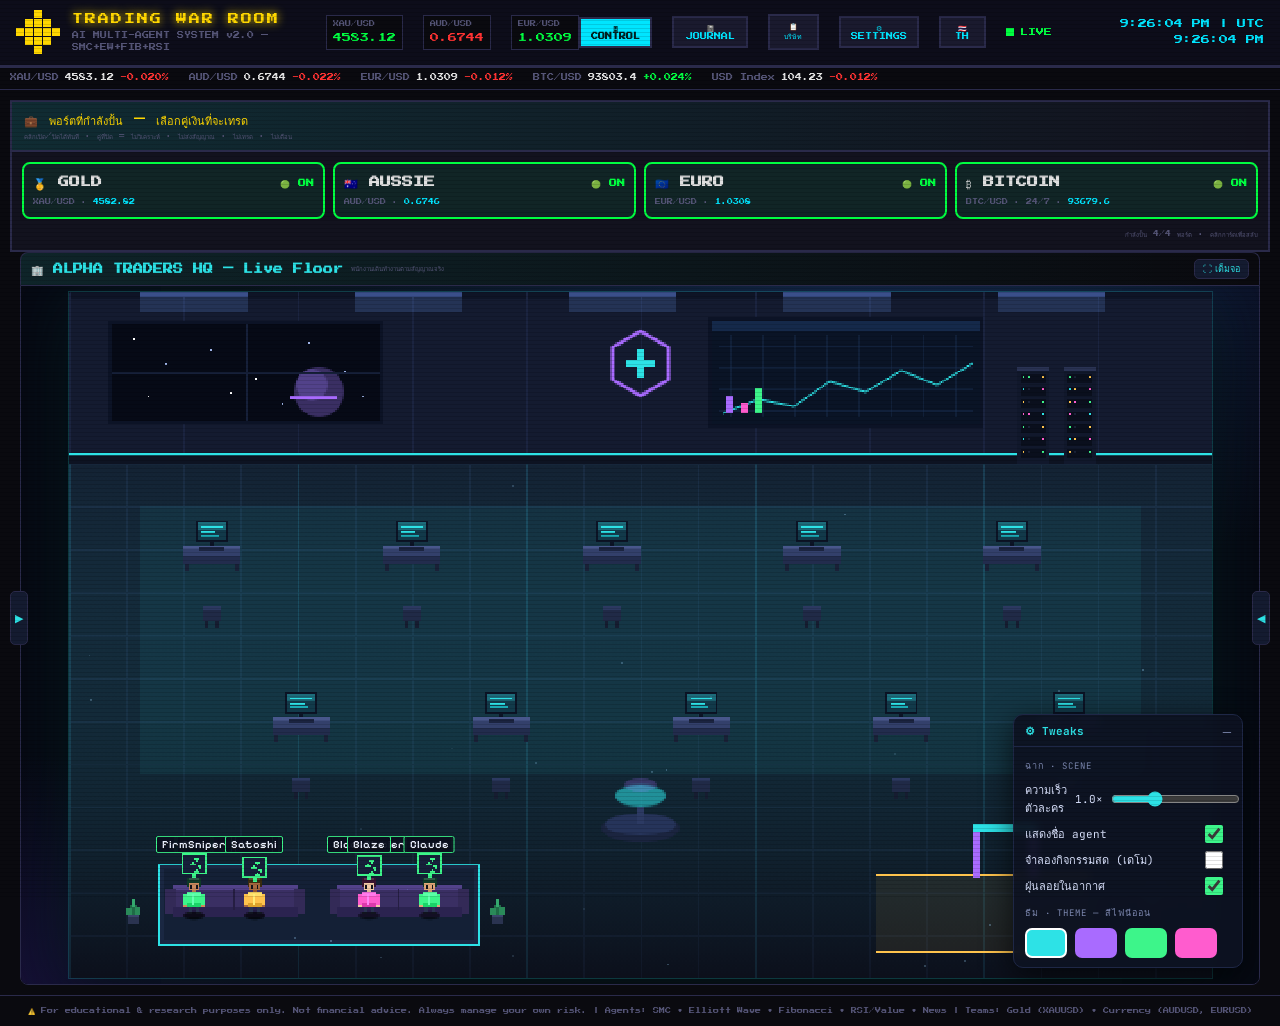
<file: index.html>
<!DOCTYPE html>
<html lang="th">
<head>
  <meta charset="UTF-8">
  <meta name="viewport" content="width=device-width, initial-scale=1.0">
  <meta http-equiv="cache-control" content="no-cache, no-store, must-revalidate">
  <meta http-equiv="pragma" content="no-cache">
  <meta http-equiv="expires" content="0">
  <title>TRADING WAR ROOM — AI Agent System v25.7</title>
  <link rel="preconnect" href="https://fonts.googleapis.com">
  <link rel="preconnect" href="https://fonts.gstatic.com" crossorigin>
  <link href="https://fonts.googleapis.com/css2?family=Press+Start+2P&display=swap" rel="stylesheet">
  <link rel="stylesheet" href="css/style.css">
  <style>
    /* Pixel art logo grid */
    .star-pixel { display:inline-block; width:6px; height:6px; background:var(--gold); margin:0 1px; }
    .logo-row { display:flex; align-items:center; gap:2px; }

    /* ── HUB LAYOUT (office-center · employees left · data right) ── */
    #main { display:block !important; }
    .hub-grid {
      display:grid; gap:10px; align-items:start;
      grid-template-columns:370px minmax(0,1fr) 300px;
      transition:grid-template-columns .2s ease;
    }
    .hub-grid.no-left  { grid-template-columns:0 minmax(0,1fr) 300px; }
    .hub-grid.no-right { grid-template-columns:370px minmax(0,1fr) 0; }
    .hub-grid.no-left.no-right { grid-template-columns:0 minmax(0,1fr) 0; }
    .hub-col { max-height:calc(100vh - 215px); overflow-y:auto; overflow-x:hidden; min-width:0; }
    .hub-col.collapsed { display:none; }
    .hub-col::-webkit-scrollbar { width:7px; } .hub-col::-webkit-scrollbar-thumb { background:#26324d; border-radius:4px; }
    /* Phase F.2: pin each region to its grid track so hiding a side column with
       display:none does NOT push the center office into the 0-width first track. */
    #hub-left   { grid-column:1; }
    .hub-center { grid-column:2; position:sticky; top:8px; min-width:0; }
    #hub-right  { grid-column:3; }
    .hub-office-head { display:flex; align-items:center; gap:8px; padding:6px 10px; border:1px solid var(--border);
      border-bottom:none; border-radius:8px 8px 0 0; background:linear-gradient(90deg,rgba(45,226,230,.12),transparent); }
    #hub-office-frame { width:100%; height:calc(100vh - 200px); min-height:580px; border:1px solid var(--border);
      border-radius:0 0 8px 8px; background:#070a14; display:block; }
    .hub-tab { position:absolute; top:50%; transform:translateY(-50%); z-index:30; width:18px; height:54px;
      background:#141b30; border:1px solid var(--border); color:var(--cyan,#2de2e6); cursor:pointer;
      font-size:11px; display:flex; align-items:center; justify-content:center; border-radius:5px; }
    #hub-tab-left  { left:0; } #hub-tab-right { right:0; }
    @media (max-width:1100px){ .hub-grid,.hub-grid.no-left,.hub-grid.no-right{ grid-template-columns:1fr; } .hub-center{position:static} #hub-office-frame{height:420px} .hub-col{max-height:none} }
  </style>
</head>
<body>

<!-- ═══════════════════ HEADER ═══════════════════ -->
<header id="header">
  <div class="logo-block">
    <!-- Pixel star logo -->
    <div style="display:grid;grid-template-columns:repeat(5,8px);gap:1px;width:44px">
      <div style="background:transparent"></div>
      <div style="background:transparent"></div>
      <div style="background:#ffd700;height:8px"></div>
      <div style="background:transparent"></div>
      <div style="background:transparent"></div>
      <div style="background:transparent"></div>
      <div style="background:#ffd700;height:8px"></div>
      <div style="background:#ffd700;height:8px"></div>
      <div style="background:#ffd700;height:8px"></div>
      <div style="background:transparent"></div>
      <div style="background:#ffd700;height:8px"></div>
      <div style="background:#ffd700;height:8px"></div>
      <div style="background:#ffd700;height:8px"></div>
      <div style="background:#ffd700;height:8px"></div>
      <div style="background:#ffd700;height:8px"></div>
      <div style="background:transparent"></div>
      <div style="background:#ffd700;height:8px"></div>
      <div style="background:#ffd700;height:8px"></div>
      <div style="background:#ffd700;height:8px"></div>
      <div style="background:transparent"></div>
      <div style="background:transparent"></div>
      <div style="background:transparent"></div>
      <div style="background:#ffd700;height:8px"></div>
      <div style="background:transparent"></div>
      <div style="background:transparent"></div>
    </div>
    <div>
      <div class="logo-text">TRADING WAR ROOM</div>
      <div class="logo-sub">AI MULTI-AGENT SYSTEM v2.0 — SMC+EW+FIB+RSI</div>
    </div>
  </div>

  <div style="display:flex;gap:20px;align-items:center">
    <!-- Price tags in header -->
    <div id="price-xau" class="price-tag">
      <span class="sym">XAU/USD</span>
      <span class="val">4571.00</span>
    </div>
    <div id="price-aud" class="price-tag">
      <span class="sym">AUD/USD</span>
      <span class="val">0.6452</span>
    </div>
    <div id="price-eur" class="price-tag">
      <span class="sym">EUR/USD</span>
      <span class="val">1.0853</span>
    </div>
  </div>

  <div class="header-right">
    <!-- Phase F.4: lean nav — 4 destinations. BACKTEST/OFFICE/BOT live inside CONTROL (shortcuts) -->
    <button class="hdr-btn" onclick="Modal.open('control')" title="ห้องควบคุมหลัก — ใช้อันนี้พอ" style="background:var(--teal);color:#022;font-weight:bold">🎛 CONTROL</button>
    <button class="hdr-btn" onclick="Modal.open('journal')" title="ประวัติไม้ + ฐานความรู้ KB" data-i18n="btn.journal">📓 ข้อมูล</button>
    <button class="hdr-btn" onclick="Modal.open('company')" title="ภาพรวมบริษัท — เงิน/ทีม/สุขภาพระบบ">📋 บริษัท</button>
    <button class="hdr-btn" onclick="Modal.open('settings')" data-i18n="btn.settings">⚙ SETTINGS</button>
    <button class="hdr-btn" id="lang-toggle" onclick="I18n.toggle()" title="Toggle TH/EN">🇹🇭 TH</button>
    <div class="live-indicator">
      <div class="live-dot"></div>
      <span id="live-status">INIT</span>
    </div>
    <div id="api-rate" style="display:none;font-size:6px;color:var(--gray);min-width:60px" title="Twelve Data rate: calls in last 60s (safe limit 5, hard limit 8)">API: 0/5</div>
    <div id="clock">--:--:--</div>
  </div>
</header>

<!-- ═══════════════════ ALERT BANNER ═══════════════════ -->
<div id="alert-banner" class="alert-banner" style="display:none">
  <!-- Filled by SignalGrade.renderBanner() -->
</div>

<!-- ═══════════════════ TICKER BAR ═══════════════════ -->
<div id="ticker-bar">
  <div class="ticker-item"><span class="ticker-sym">Loading...</span></div>
</div>

<!-- ═══════════════════ MAIN GRID ═══════════════════ -->
<div id="main">

  <!-- ═══════ PORTFOLIO SELECTOR (Phase 26: choose pairs to grow) ═══════ -->
  <div class="team-panel" id="portfolio-panel" style="grid-column:1/-1">
    <div class="team-header" style="background:linear-gradient(90deg,rgba(0,229,200,0.12),transparent)">
      <div>
        <div class="team-name">💼 พอร์ตที่กำลังปั้น — เลือกคู่เงินที่จะเทรด</div>
        <div style="font-size:6px;color:var(--gray);margin-top:2px">คลิกเปิด/ปิดได้ทันที · คู่ที่ปิด = ไม่วิเคราะห์ · ไม่ส่งสัญญาณ · ไม่เทรด · ไม่เตือน</div>
      </div>
    </div>
    <div id="portfolio-cards" style="display:flex;gap:8px;padding:10px;flex-wrap:wrap"></div>
  </div>

  <!-- ═══════ HUB: employees (left) · office (center) · data (right) ═══════ -->
  <div class="hub-grid" id="hub-grid" style="position:relative">
    <button class="hub-tab" id="hub-tab-left"  title="พับ/กางแผงพนักงาน" onclick="toggleHub('left')">◀</button>
    <button class="hub-tab" id="hub-tab-right" title="พับ/กางแผงข้อมูล"  onclick="toggleHub('right')">▶</button>

    <!-- LEFT: Employee Board / Trading Floor -->
    <aside class="hub-col" id="hub-left">
      <div class="team-panel" id="roster-panel">
        <div class="team-header" style="background:linear-gradient(90deg,rgba(255,215,0,0.12),transparent)">
          <div>
            <div class="team-name">👔 TRADING FLOOR</div>
            <div style="font-size:6px;color:var(--gray);margin-top:2px">1 คอมโบ/คน · แข่งกันออกซิก · Audit รายคน 🎯</div>
          </div>
        </div>
        <div id="trader-roster-body" style="padding:10px">
          <div style="padding:20px;text-align:center;font-size:7px;color:var(--gray)">
            <div class="pixel-loader"></div> Loading traders...
          </div>
        </div>
      </div>
    </aside>

    <!-- CENTER: live pixel office (Agent HQ) -->
    <section class="hub-center" id="hub-center">
      <div class="hub-office-head">
        <span style="font-size:10px;color:var(--cyan,#2de2e6);font-weight:bold">🏢 ALPHA TRADERS HQ — Live Floor</span>
        <span style="font-size:6px;color:var(--gray)">พนักงานเดินทำงานตามสัญญาณจริง</span>
        <button onclick="openAgentHQ()" title="เปิดเต็มจอ" style="margin-left:auto;background:#141b30;border:1px solid var(--border);color:var(--cyan,#2de2e6);font-size:9px;padding:2px 8px;border-radius:5px;cursor:pointer">⛶ เต็มจอ</button>
      </div>
      <iframe id="hub-office-frame" title="Alpha Traders HQ" src="agent-hq.html?embed=1&v=89" loading="lazy"></iframe>
    </section>

    <!-- RIGHT: market data + team analysis + comms -->
    <aside class="hub-col" id="hub-right">
      <!-- GOLD TEAM -->
      <div class="team-panel" id="gold-panel">
        <div class="team-header gold-hdr">
          <div><div class="team-name">🥇 GOLD TEAM</div>
            <div style="font-size:6px;color:var(--gray);margin-top:2px">XAU/USD — Precious Metals</div></div>
        </div>
        <div id="gold-team-body">
          <div style="padding:20px;text-align:center;font-size:7px;color:var(--gray)"><div class="pixel-loader"></div> Initializing Gold Team...</div>
        </div>
      </div>
      <!-- CURRENCY TEAM -->
      <div class="team-panel" id="currency-panel" style="margin-top:10px">
        <div class="team-header fx-hdr">
          <div><div class="team-name fx">💱 CURRENCY TEAM</div>
            <div style="font-size:6px;color:var(--gray);margin-top:2px">AUD/USD + EUR/USD — FX Desk</div></div>
        </div>
        <div id="currency-team-body">
          <div style="padding:20px;text-align:center;font-size:7px;color:var(--gray)"><div class="pixel-loader"></div> Initializing Currency Team...</div>
        </div>
      </div>
      <!-- ACTIVITY LOG -->
      <div id="log-panel" style="margin-top:10px">
        <div class="log-header">📡 AGENT COMMS <span style="margin-left:auto;font-size:6px" class="updating">LIVE</span></div>
        <div class="log-body" id="log-body"></div>
      </div>
    </aside>
  </div>

  <!-- ═══════ COMMANDER PANEL (hidden — superseded by EMPLOYEE BOARD) ═══════ -->
  <div id="commander-panel" class="px-box" style="display:none">
    <div class="cmd-header">
      <div>
        <div class="cmd-title">👑 COMMANDER — GENERAL CONTROL</div>
        <div style="font-size:6px;color:var(--gray);margin-top:2px">Aggregates all team signals → Final trade recommendation</div>
      </div>
      <div style="font-size:7px;color:var(--purple)">ORCHESTRATOR</div>
    </div>
    <div id="commander-body">
      <div style="padding:20px;text-align:center;font-size:7px;color:var(--gray)">
        <div class="pixel-loader"></div> Waiting for team reports...
      </div>
    </div>
  </div>


</div><!-- #main -->

<!-- ═══════════════════ SETTINGS MODAL ═══════════════════ -->
<div id="modal-settings" class="modal" style="display:none">
  <div class="modal-box">
    <div class="modal-header">
      <div class="modal-title">⚙ SETTINGS — Telegram &amp; Alerts</div>
      <button class="modal-close" onclick="Modal.close()">✕</button>
    </div>
    <div class="modal-body">
      <div class="form-group">
        <label class="form-label">🤖 Bot Token <span class="hint">(จาก @BotFather)</span></label>
        <input id="s-token" type="text" class="form-input" placeholder="1234567890:ABCdef..." spellcheck="false">
      </div>
      <div class="form-group">
        <label class="form-label">💬 Chat ID <span class="hint">(ส่ง /start ให้ bot แล้วเช็คที่ @userinfobot)</span></label>
        <input id="s-chatid" type="text" class="form-input" placeholder="-100... หรือ 123456789" spellcheck="false">
      </div>
      <div class="form-row">
        <div class="form-group flex-1">
          <label class="form-label">⭐ ส่งเฉพาะ Grade ขั้นต่ำ</label>
          <select id="s-mingrade" class="form-input">
            <option value="S+">เฉพาะ S+ (โอกาสดีที่สุดเท่านั้น)</option>
            <option value="A" selected>A ขึ้นไป (แนะนำ)</option>
            <option value="B">B ขึ้นไป</option>
            <option value="C">C ขึ้นไป (ส่งบ่อย)</option>
          </select>
        </div>
        <div class="form-group flex-1">
          <label class="form-label">⏱ Cooldown (นาที)</label>
          <input id="s-cooldown" type="number" class="form-input" min="1" max="60" value="5">
        </div>
      </div>
      <div class="form-row">
        <label class="form-checkbox">
          <input id="s-on" type="checkbox"> เปิด Telegram notifications
        </label>
        <label class="form-checkbox">
          <input id="s-sound" type="checkbox" checked> เปิดเสียง alert
        </label>
      </div>
      <div class="form-row">
        <label class="form-checkbox">
          <input id="s-keepalive" type="checkbox" checked> 🔋 Keep-Alive (ป้องกัน tab sleep)
        </label>
        <button class="btn btn-secondary" style="padding:4px 8px;font-size:6px" onclick="KeepAlive.requestNotifPerm().then(p => { const s = document.getElementById('s-status'); s.textContent = '🔔 Notification: ' + p; s.style.color = p === 'granted' ? 'var(--green)' : 'var(--orange)'; })">🔔 ขอ Notif Permission</button>
      </div>

      <div class="form-group">
        <label class="form-label">🎯 Trade Mode <span class="hint">(ปรับ TP/SL ตามสไตล์)</span></label>
        <select id="s-trademode" class="form-input">
          <option value="scalp">⚡ Scalp — SL/TP สั้น เข้าเร็วออกเร็ว (15-60 นาที)</option>
          <option value="swing" selected>🌊 Swing — ถือ 4-12 ชั่วโมง (default)</option>
          <option value="position">🏔 Position — ถือข้ามวัน หา big move</option>
        </select>
      </div>

      <div class="form-row">
        <div class="form-group flex-1">
          <label class="form-label">💰 Account Size <span class="hint">(USD)</span></label>
          <input id="s-accountsize" type="number" class="form-input" min="10" max="1000000" step="10" value="30">
        </div>
        <div class="form-group flex-1">
          <label class="form-label">⚠️ Risk per Trade <span class="hint">(%)</span></label>
          <input id="s-risk" type="number" class="form-input" min="0.5" max="10" step="0.5" value="2">
        </div>
      </div>

      <div class="form-group">
        <label class="form-label">🎯 Symbol Filter <span class="hint">(ส่ง Telegram เฉพาะคู่ที่ติ๊ก)</span></label>
        <div style="display:flex;gap:14px;padding:6px 4px;flex-wrap:wrap">
          <label class="form-checkbox"><input id="s-enableXAU" type="checkbox" checked> 🥇 XAUUSD</label>
          <label class="form-checkbox"><input id="s-enableAUD" type="checkbox" checked> 🇦🇺 AUDUSD</label>
          <label class="form-checkbox"><input id="s-enableEUR" type="checkbox" checked> 🇪🇺 EURUSD</label>
        </div>
      </div>

      <div class="form-group">
        <label class="form-checkbox" style="font-size:8px">
          <input id="s-tradeWithoutKB" type="checkbox"> 🚀 ออกไม้แม้ KB ยังว่าง <span class="hint">(ข้ามด่าน "KB ยังไม่ทำกำไร / WR&lt;50%")</span>
        </label>
        <div style="font-size:6px;color:var(--orange);line-height:1.5;padding:2px 4px">
          ⚠️ ปกติระบบจะไม่เทรดจน KB มีสถิติชนะก่อน (กันเจ๊ง) เปิดอันนี้ = เชื่อ conf สด ๆ ออกไม้เลย — เหมาะตอนเริ่มต้น/เดโม เพื่อเก็บข้อมูลให้ KB · เกรดจะคิดจาก conf อย่างเดียว
        </div>
      </div>

      <!-- 🔧 ADVANCED (collapsed — most users never need these) -->
      <details style="margin:8px 0;border:1px dashed var(--gray);border-radius:5px;padding:4px 8px">
        <summary style="cursor:pointer;font-size:8px;color:var(--gray)">🔧 ขั้นสูง (Adaptive AI · ADX Gate · Min Weight) — กดเพื่อเปิด</summary>
        <div style="margin-top:6px">
          <!-- Phase 19: Adaptive AI -->
          <div class="form-group" style="border:1px solid var(--purple);padding:6px 8px;background:rgba(120,80,255,0.06)">
            <label class="form-label" style="color:var(--purple)">🧠 ADAPTIVE AI (Phase 19)</label>
            <label class="form-checkbox" style="display:block;margin:4px 0">
              <input id="s-recency" type="checkbox"> 🕐 Recency Learning — ให้ trade ล่าสุดสำคัญกว่า (ปรับตามตลาดที่เปลี่ยน)
            </label>
            <label class="form-checkbox" style="display:block;margin:4px 0">
              <input id="s-autoapply" type="checkbox"> 🤖 Auto-Apply Strategy — ปรับ agent/symbol เองทุก +100 trades (แจ้งไม่ต้องกด)
            </label>
          </div>

          <div class="form-row">
            <div class="form-group flex-1">
              <label class="form-label">📈 ADX Gate <span class="hint">(0=ปิด, 20=ตลาด trend)</span></label>
              <input id="s-adxgate" type="number" class="form-input" min="0" max="50" value="20">
            </div>
            <div class="form-group flex-1">
              <label class="form-label">🎚 Min Agent Weight <span class="hint">(0.5 = ตัดเสียง agent ที่ KB บอกว่าห่วย)</span></label>
              <input id="s-minweight" type="number" class="form-input" min="0.2" max="1.0" step="0.1" value="0.5">
            </div>
          </div>
        </div>
      </details>

      <div id="s-status" class="form-status"></div>
      <div class="form-actions">
        <button class="btn btn-secondary" onclick="Modal.testTelegram()">🧪 ทดสอบส่ง</button>
        <button class="btn btn-secondary" onclick="Telegram.sendDailyNews().then(r => { const s = document.getElementById('s-status'); s.textContent = r?.ok ? '✓ ส่งข่าววันนี้แล้ว' : '✗ ' + (r?.msg || 'error'); s.style.color = r?.ok ? 'var(--green)' : 'var(--red)'; })">📰 ส่งข่าววันนี้</button>
        <button class="btn btn-primary" onclick="Modal.saveSettings()">💾 บันทึก</button>
      </div>
      <div class="px-divider"></div>
      <div style="font-size:8px;color:var(--gold);margin:10px 0 6px">💹 PRICE FEED (ราคาจริงจากตลาด)</div>

      <div class="form-group">
        <label class="form-label">📡 API Provider</label>
        <select id="s-provider" class="form-input">
          <option value="ea_bridge">🤖 MT5 EA Bridge (broker real-time — ดีที่สุด ต้องเปิด MT5)</option>
          <option value="twelvedata">Twelve Data (ฟรี 800/วัน — ต้อง key)</option>
          <option value="frankfurter">🇪🇺 Frankfurter (forex ฟรี — ไม่มีทอง)</option>
          <option value="yahoo">📊 Yahoo Finance (อาจ CORS block)</option>
          <option value="oanda">🥇 OANDA Demo (ฟรี unlimited — broker quality)</option>
        </select>
      </div>

      <div id="oanda-config" style="border-left:2px solid var(--green);padding:6px 8px;margin-bottom:10px;background:rgba(0,255,65,0.05)">
        <div style="font-size:7px;color:var(--green);margin-bottom:4px">🥇 OANDA Demo Setup</div>
        <div class="form-group">
          <label class="form-label">🔑 OANDA API Token <span class="hint">(Manage API Access)</span></label>
          <input id="s-oandatoken" type="text" class="form-input" placeholder="abc...-..." spellcheck="false">
        </div>
        <div class="form-group">
          <label class="form-label">💼 Account ID <span class="hint">(101-xxx-xxxxxxx-xxx)</span></label>
          <input id="s-oandaacct" type="text" class="form-input" placeholder="101-001-12345678-001" spellcheck="false">
        </div>
        <div style="font-size:6px;color:var(--gray);line-height:1.6">
          <b style="color:var(--gold)">📘 วิธีหา:</b><br>
          1. สมัคร <a href="https://www.oanda.com/forex-trading/account/register/demo" target="_blank" style="color:var(--teal)">oanda.com/demo</a><br>
          2. Login → My Services → <b>Manage API Access</b> → Generate Token<br>
          3. Account ID ใน Account Statement
        </div>
      </div>

      <div class="form-group">
        <label class="form-label">🔑 Twelve Data API Key <span class="hint">(ถ้าใช้ Twelve Data)</span></label>
        <input id="s-pricekey" type="text" class="form-input" placeholder="abc123def456..." spellcheck="false">
      </div>
      <div class="form-row">
        <label class="form-checkbox flex-1">
          <input id="s-pricefeed" type="checkbox"> เปิดดึงราคาจริง (Real prices)
        </label>
        <div class="form-group flex-1" style="margin:0">
          <label class="form-label">⏱ Refresh ทุก (วินาที — EA Bridge ≥15, อื่นๆ ≥60)</label>
          <input id="s-pricerefresh" type="number" class="form-input" min="15" max="600" value="120">
        </div>
      </div>
      <div class="form-actions" style="margin-top:6px">
        <button class="btn btn-secondary" onclick="Modal.testPriceFeed()">🧪 ทดสอบดึงราคา</button>
        <button class="btn btn-primary" onclick="Modal.enableScalpTest()" title="One-click: EA Bridge + Scalp mode + Gold focus">⚡ Scalp Test (ทอง)</button>
      </div>

      <div class="px-divider"></div>
      <div style="font-size:8px;color:var(--gold);margin:10px 0 6px">🤖 MT5 BOT BRIDGE (เชื่อม EA → เว็บ)</div>
      <div class="form-group">
        <label class="form-label">🔗 Bot Bridge URL <span class="hint">(Apps Script /exec URL)</span></label>
        <input id="s-botbridge" type="text" class="form-input" placeholder="https://script.google.com/macros/s/.../exec" spellcheck="false">
      </div>
      <div style="font-size:6px;color:var(--gray);line-height:1.6;padding:0 4px 8px">
        <b style="color:var(--gold)">📘 วิธีตั้ง:</b><br>
        1. เปิด <a href="https://script.google.com" target="_blank" style="color:var(--teal)">script.google.com</a> → New project<br>
        2. Copy โค้ดจาก <code>mt5/BridgeCode.gs</code> ไปวาง<br>
        3. Deploy → New deployment → Web app (Execute as: Me, Access: Anyone)<br>
        4. Copy URL ลงทั้ง EA Input และช่องนี้
      </div>

      <!-- ═══════ Phase 26: GEMINI AI brain (Gemini / Groq, server-side key) ═══════ -->
      <div style="font-size:8px;color:var(--teal);margin:10px 0 6px">🧠 GEMINI AI BRAIN (ฝ่ายกลยุทธ์ + เลขา · เลือก provider ได้)</div>
      <div class="form-group">
        <label class="form-label">🌐 Provider</label>
        <select id="s-aiprovider" class="form-input" onchange="AIBridge._uiProviderChange()">
          <option value="groq">Groq (ฟรีจริง · แนะนำ)</option>
          <option value="gemini">Google Gemini</option>
        </select>
        <label class="form-label" style="margin-top:8px">🔑 API Key <span class="hint">(เก็บฝั่งเซิร์ฟเวอร์ ไม่อยู่ในเบราว์เซอร์)</span></label>
        <input id="s-aikey" type="password" class="form-input" placeholder="วาง API key แล้วกดบันทึก" spellcheck="false" autocomplete="off">
        <label class="form-label" style="margin-top:8px">🤖 โมเดล</label>
        <select id="s-aimodel" class="form-input">
          <option value="llama-3.3-70b-versatile">llama-3.3-70b-versatile (แนะนำ)</option>
          <option value="llama-3.1-8b-instant">llama-3.1-8b-instant (เร็ว)</option>
          <option value="openai/gpt-oss-20b">openai/gpt-oss-20b</option>
        </select>
        <div style="display:flex;gap:6px;margin-top:6px;flex-wrap:wrap">
          <button class="btn btn-primary" style="border-color:var(--teal);color:var(--teal);font-size:8px" onclick="AIBridge._uiSave()">💾 บันทึกขึ้นเซิร์ฟเวอร์</button>
          <button class="btn btn-secondary" style="font-size:8px" onclick="AIBridge._uiTest()">🧪 ทดสอบ</button>
          <button class="btn btn-secondary" style="font-size:8px" onclick="AIBridge._uiStatus()">🔄 เช็คสถานะ</button>
        </div>
        <div id="ai-key-status" style="font-size:7px;margin-top:6px;color:var(--gray)">⚪ กดเช็คสถานะเพื่อดูว่ามี key หรือยัง</div>
      </div>
      <div id="ai-key-hint" style="font-size:6px;color:var(--gray);line-height:1.6;padding:0 4px 8px">
        <b style="color:var(--teal)">📘 หา key ฟรี:</b> <a href="https://console.groq.com/keys" target="_blank" style="color:var(--teal)">console.groq.com/keys</a> → Create API Key<br>
        ⚠️ ต้อง <b>re-deploy Apps Script เป็นเวอร์ชันใหม่</b> หลังอัปเดต BridgeCode.gs ปุ่มนี้ถึงทำงาน
      </div>

      <!-- Phase 13: Web AI → EA signal pipeline -->
      <div class="form-row" style="padding:6px;border:1px solid var(--purple);background:rgba(120,80,255,0.08);margin-top:6px">
        <label class="form-checkbox flex-1" style="font-size:7px">
          <input id="s-web-ai-signals" type="checkbox">
          🧠 <b>Web AI ส่งสัญญาณให้ EA</b> เทรดเอง (Grade A+ เท่านั้น)
        </label>
      </div>
      <div style="font-size:6px;color:var(--gray);line-height:1.6;padding:0 4px 8px">
        ⚠️ ต้องเปิด <code>AcceptWebSignals = true</code> ใน EA Inputs ด้วย<br>
        เมื่อ AI 11 agents บนเว็บเห็น setup Grade A หรือ S+ → ส่งคำสั่งให้ EA เทรดทันที (bypass cooldown)
      </div>

      <div class="help-box">
        <div style="font-size:7px;color:var(--gold);margin-bottom:4px">📘 วิธีตั้ง Telegram Bot:</div>
        <ol style="font-size:6px;color:var(--white);line-height:1.8;padding-left:14px">
          <li>เปิด Telegram → search <b>@BotFather</b> → ส่ง <code>/newbot</code></li>
          <li>ตั้งชื่อ + username → ได้ <b>Bot Token</b> (1234:ABC...) มาวางช่องบน</li>
          <li>Search bot ของคุณ → กด <code>/start</code> ส่งให้มัน</li>
          <li>Search <b>@userinfobot</b> → กด <code>/start</code> → จะได้ <b>Chat ID</b></li>
          <li>กรอก Chat ID → ติ๊ก "เปิด Telegram" → กด ทดสอบส่ง</li>
        </ol>
      </div>
    </div>
  </div>
</div>

<!-- ═══════════════════ BACKTEST MODAL ═══════════════════ -->
<div id="modal-backtest" class="modal" style="display:none">
  <div class="modal-box modal-xl">
    <div class="modal-header">
      <div class="modal-title">🔬 BACKTEST — ทดสอบ Strategy บน History</div>
      <button class="modal-close" onclick="Modal.close()">✕</button>
    </div>
    <div class="modal-body" id="backtest-body">
      <div style="padding:20px;text-align:center;font-size:7px;color:var(--gray)">Loading...</div>
    </div>
  </div>
</div>

<!-- ═══════════════════ JOURNAL MODAL ═══════════════════ -->
<div id="modal-journal" class="modal" style="display:none">
  <div class="modal-box modal-xl">
    <div class="modal-header">
      <div class="modal-title">📓 TRADE JOURNAL — ประวัติสัญญาณ + ผลลัพธ์</div>
      <button class="modal-close" onclick="Modal.close()">✕</button>
    </div>
    <div class="modal-body" id="journal-body">
      <div style="padding:20px;text-align:center;font-size:7px;color:var(--gray)">Loading...</div>
    </div>
  </div>
</div>

<!-- ═══════════════════ HELP MODAL ═══════════════════ -->
<div id="modal-help" class="modal" style="display:none">
  <div class="modal-box modal-lg">
    <div class="modal-header">
      <div class="modal-title">❓ HELP — วิธีอ่านหน้าเว็บนี้</div>
      <button class="modal-close" onclick="Modal.close()">✕</button>
    </div>
    <div class="modal-body help-content">

      <div class="help-section">
        <div class="help-title">🚨 ALERT BANNER (แถบสีเขียว/แดง ด้านบน)</div>
        <div class="help-text">จะ <b>โผล่อัตโนมัติ</b> เมื่อมีสัญญาณ Grade A หรือ S+ พร้อมเสียง alert ถ้าแถบนี้ขึ้น = <b>โอกาสน่าเข้า</b>! แสดง Entry/SL/TP ครบ</div>
      </div>

      <div class="help-section">
        <div class="help-title">🏆 GRADE BADGE (เกรดสัญญาณ)</div>
        <div class="help-row"><span class="badge-demo" style="color:#ff00ff;border-color:#ff00ff">S+</span> 88–100 — สัญญาณดีที่สุด ทุกทีมเห็นตรงกัน + confidence สูงมาก</div>
        <div class="help-row"><span class="badge-demo" style="color:#00ff41;border-color:#00ff41">A</span> 80–87 — สัญญาณแข็งแรง พร้อมเข้า</div>
        <div class="help-row"><span class="badge-demo" style="color:#ffe600;border-color:#ffe600">B</span> 65–79 — ดี แต่รอ confirm เพิ่ม</div>
        <div class="help-row"><span class="badge-demo" style="color:#ff8c00;border-color:#ff8c00">C</span> 50–64 — กลางๆ ไม่แนะนำ</div>
        <div class="help-row"><span class="badge-demo" style="color:#555;border-color:#555">D</span> &lt;50 — อย่าเทรด</div>
      </div>

      <div class="help-section">
        <div class="help-title">🥇 GOLD TEAM / 💱 CURRENCY TEAM</div>
        <div class="help-text">แต่ละทีมมี Head Agent (หัวหน้า) + 4 Analysts + News Agent</div>
        <ul class="help-list">
          <li><b>⚡ SMC Analyst</b> — วิเคราะห์ Structure/BOS/Order Block/FVG (Fair Value Gap)</li>
          <li><b>🌊 Elliott Wave</b> — นับคลื่น Wave 1–5 + Correction (Wave 3 ดีที่สุด)</li>
          <li><b>📐 Fibonacci</b> — หา Golden Zone (0.618), TP/SL จาก fib extension</li>
          <li><b>📊 RSI/Value</b> — RSI, ADX (ความแรง trend), Divergence, Volume Profile (POC/VAH/VAL)</li>
        </ul>
      </div>

      <div class="help-section">
        <div class="help-title">📰 NEWS AGENT — วิธีอ่าน</div>
        <div class="help-row"><span class="impact impact-high"></span> <b>แดง</b> = High impact (NFP, CPI, Rate decision) — เลี่ยงเทรด 30 นาทีก่อน/หลัง</div>
        <div class="help-row"><span class="impact impact-med"></span> <b>เหลือง</b> = Medium impact (PMI, Retail Sales)</div>
        <div class="help-row"><span class="impact impact-low"></span> <b>เขียว</b> = Low impact (Speeches, minor data)</div>
        <div class="help-text">▲ = ข่าวสนับสนุน Bull / ▼ = สนับสนุน Bear / ● = Neutral</div>
        <div class="help-text" style="color:var(--yellow);margin-top:4px">⚠️ ถ้าเห็น <b>"Event within 1h!"</b> = ห้ามเข้า order! รอข่าวออกก่อน</div>
      </div>

      <div class="help-section">
        <div class="help-title">👑 COMMANDER PANEL</div>
        <ul class="help-list">
          <li><b>FINAL SIGNAL</b> — ▲ BUY / ▼ SELL / ⏸ WAIT พร้อม pair ที่ดีที่สุด</li>
          <li><b>Entry</b> — ราคาเข้า, <b>SL</b> — Stop Loss, <b>TP1/TP2</b> — Take Profit</li>
          <li><b>R:R</b> — Risk:Reward ratio (ยิ่ง R:R สูง ยิ่งคุ้ม)</li>
          <li><b>Position</b> — แนะนำ % ของ balance ที่ควรเสี่ยง</li>
          <li><b>Analyst Votes</b> — ▲ = agent โหวต buy / ▼ = sell / — = neutral</li>
        </ul>
      </div>

      <div class="help-section">
        <div class="help-title">🎯 Workflow แนะนำ</div>
        <ol class="help-list">
          <li>เปิดหน้าเว็บทิ้งไว้ background</li>
          <li>รอ <b>Alert Banner</b> โผล่ + เสียง alert</li>
          <li>เช็ค <b>Grade</b> ต้อง A ขึ้นไป</li>
          <li>ดู <b>Commander Panel</b> หา Entry/SL/TP</li>
          <li>เช็ค <b>News Agent</b> ไม่มี event ใน 1h</li>
          <li>วาง order ตาม risk management ของตัวเอง</li>
        </ol>
      </div>

      <div class="help-section" style="border-color:var(--red)">
        <div class="help-title" style="color:var(--red)">⚠️ DISCLAIMER</div>
        <div class="help-text">ระบบนี้เป็น <b>AI analysis tool</b> — ใช้ประกอบการตัดสินใจ ไม่ใช่ financial advice. ตลาดมีความเสี่ยง คุณต้องจัดการ risk ของตัวเอง ทดสอบใน demo account ก่อน</div>
      </div>

    </div>
  </div>
</div>

<!-- ═══════════════════ OFFICE MODAL ═══════════════════ -->
<div id="modal-office" class="modal" style="display:none">
  <div class="modal-box modal-xl" style="max-width:760px;width:94vw;max-height:94vh;padding:0;overflow:hidden">
    <div class="modal-header" style="padding:8px 12px">
      <div class="modal-title">🏢 OFFICE HQ</div>
      <button class="modal-close" onclick="Modal.close()">✕</button>
    </div>
    <div id="office-body" style="max-height:86vh;overflow-y:auto"></div>
  </div>
</div>

<!-- ═══════════════════ COMPANY MODAL ═══════════════════ -->
<div id="modal-company" class="modal" style="display:none">
  <div class="modal-box modal-xl" style="max-width:1200px;width:96vw;max-height:94vh">
    <div class="modal-header">
      <div class="modal-title">🏢 TRADING WAR ROOM CORP — Personal AI Trading Firm</div>
      <button class="modal-close" onclick="Modal.close()">✕</button>
    </div>
    <div class="modal-body" id="company-body" style="max-height:86vh;overflow-y:auto">
      <div style="padding:20px;text-align:center;font-size:7px;color:var(--gray)">Loading company...</div>
    </div>
  </div>
</div>

<!-- ═══════════════════ BOT STATUS MODAL ═══════════════════ -->
<div id="modal-botstatus" class="modal" style="display:none">
  <div class="modal-box modal-lg">
    <div class="modal-header">
      <div class="modal-title">🤖 MT5 BOT STATUS — Live from EA</div>
      <button class="modal-close" onclick="Modal.close()">✕</button>
    </div>
    <div class="modal-body">
      <div id="bot-status-body">
        <div style="padding:20px;text-align:center;font-size:7px;color:var(--gray)">
          ⏳ Waiting for data from MT5 EA...<br><br>
          ถ้าไม่เห็นข้อมูล: ตรวจ <b>SETTINGS → Bot Bridge URL</b> และดูว่า EA ออนไลน์อยู่
        </div>
      </div>
      <div class="help-box" style="margin-top:12px">
        <div style="font-size:7px;color:var(--gold);margin-bottom:4px">📘 วิธี Setup ครั้งแรก:</div>
        <ol style="font-size:6px;color:var(--white);line-height:1.8;padding-left:14px">
          <li>เปิด <a href="https://script.google.com" target="_blank" style="color:var(--teal)">script.google.com</a> → New project</li>
          <li>Copy <code>mt5/BridgeCode.gs</code> → Paste → Save</li>
          <li>Deploy → New deployment → Web app (Execute: Me, Access: Anyone) → Authorize</li>
          <li>Copy <b>/exec URL</b> → Paste ลง EA Input <code>WebhookURL</code> และ SETTINGS → Bot Bridge URL</li>
          <li>MT5 → Tools → Options → Expert Advisors → ✅ Allow WebRequest + add <code>https://script.google.com</code> และ <code>https://script.googleusercontent.com</code></li>
          <li>Restart EA → ข้อมูลจะมาทุก 60 วินาที</li>
        </ol>
      </div>
    </div>
  </div>
</div>

<!-- ═══════════════════ CONTROL (Cockpit — one place for daily use) ═══════════════════ -->
<div id="modal-control" class="modal" style="display:none">
  <div class="modal-box modal-lg">
    <div class="modal-header">
      <div class="modal-title">🎛 CONTROL — ห้องควบคุมหลัก</div>
      <button class="modal-close" onclick="Modal.close()">✕</button>
    </div>
    <div class="modal-body" id="control-body">
      <div style="padding:20px;text-align:center;font-size:7px;color:var(--gray)">Loading...</div>
    </div>
  </div>
</div>

<!-- ═══════════════════ GEMINI COACH ═══════════════════ -->
<div id="modal-gemini" class="modal" style="display:none">
  <div class="modal-box modal-lg">
    <div class="modal-header">
      <div class="modal-title">🧠 GEMINI — หัวหน้าโค้ช (พัฒนาทีมอัตโนมัติ)</div>
      <button class="modal-close" onclick="Modal.close()">✕</button>
    </div>
    <div class="modal-body" id="gemini-body">
      <div style="padding:20px;text-align:center;font-size:7px;color:var(--gray)">Loading...</div>
    </div>
  </div>
</div>

<!-- ═══════════════════ FOOTER NOTE ═══════════════════ -->
<div style="text-align:center;font-size:6px;color:var(--gray);padding:10px;border-top:1px solid var(--border)">
  ⚠️ For educational &amp; research purposes only. Not financial advice. Always manage your own risk. |
  Agents: SMC • Elliott Wave • Fibonacci • RSI/Value • News | Teams: Gold (XAUUSD) • Currency (AUDUSD, EURUSD)
</div>

<!-- ═══════════════════ SCRIPTS ═══════════════════ -->
<script src="js/i18n.js?v=88"></script>
<script src="js/market.js?v=88"></script>
<script src="js/agents.js?v=88"></script>
<script src="js/ui.js?v=88"></script>
<script src="js/extras.js?v=88"></script>
<script src="js/ai-bridge.js?v=88"></script>
<script src="js/gemini.js?v=88"></script>
<script src="js/portfolio.js?v=88"></script>
<script src="js/sprite-slicer.js?v=88"></script>
<script src="js/backtest.js?v=88"></script>
<script src="js/app.js?v=88"></script>

<!-- ═══════════════════ AGENT HQ — full-screen live pixel office (iframe) ═══════════════════ -->
<div id="agenthq-overlay" style="display:none;position:fixed;inset:0;z-index:9999;background:#070a14">
  <button onclick="closeAgentHQ()" title="ปิด (Esc)"
    style="position:absolute;top:12px;right:16px;z-index:10000;background:#0d1322;border:1px solid #2de2e6;
           color:#2de2e6;font-family:monospace;font-size:13px;padding:5px 12px;border-radius:7px;cursor:pointer">✕ ปิด</button>
  <iframe id="agenthq-frame" title="Agent HQ" style="width:100%;height:100%;border:none;display:block"></iframe>
</div>
<script>
  function openAgentHQ() {
    const ov = document.getElementById('agenthq-overlay');
    const fr = document.getElementById('agenthq-frame');
    if (!fr.src) fr.src = 'agent-hq.html?v=88';   // load once; data syncs live from parent
    ov.style.display = 'block';
  }
  function closeAgentHQ() { document.getElementById('agenthq-overlay').style.display = 'none'; }
  // collapse/expand the hub side panels (employees ◀ / data ▶)
  function _setHub(side, off) {
    const grid = document.getElementById('hub-grid');
    const col  = document.getElementById(side === 'left' ? 'hub-left' : 'hub-right');
    const tab  = document.getElementById(side === 'left' ? 'hub-tab-left' : 'hub-tab-right');
    const cls  = side === 'left' ? 'no-left' : 'no-right';
    grid.classList.toggle(cls, off);
    if (col) col.classList.toggle('collapsed', off);
    if (tab) tab.textContent = off ? (side === 'left' ? '▶' : '◀') : (side === 'left' ? '◀' : '▶');
    try { localStorage.setItem('twr_hub_' + side, off ? '1' : '0'); } catch (e) {}
  }
  function toggleHub(side) {
    const grid = document.getElementById('hub-grid');
    const cls  = side === 'left' ? 'no-left' : 'no-right';
    _setHub(side, !grid.classList.contains(cls));   // flip current state
  }
  // Phase F: LEAN by default — side columns collapsed unless the user expanded them before.
  function _applyHubState() {
    ['left', 'right'].forEach(side => {
      let off; try { const v = localStorage.getItem('twr_hub_' + side); off = (v === null) ? true : v === '1'; } catch (e) { off = true; }
      _setHub(side, off);
    });
  }
  _applyHubState();
  document.addEventListener('keydown', (e) => {
    if (e.key === 'Escape' && document.getElementById('agenthq-overlay').style.display === 'block') closeAgentHQ();
  });
</script>

</body>
</html>
</file>
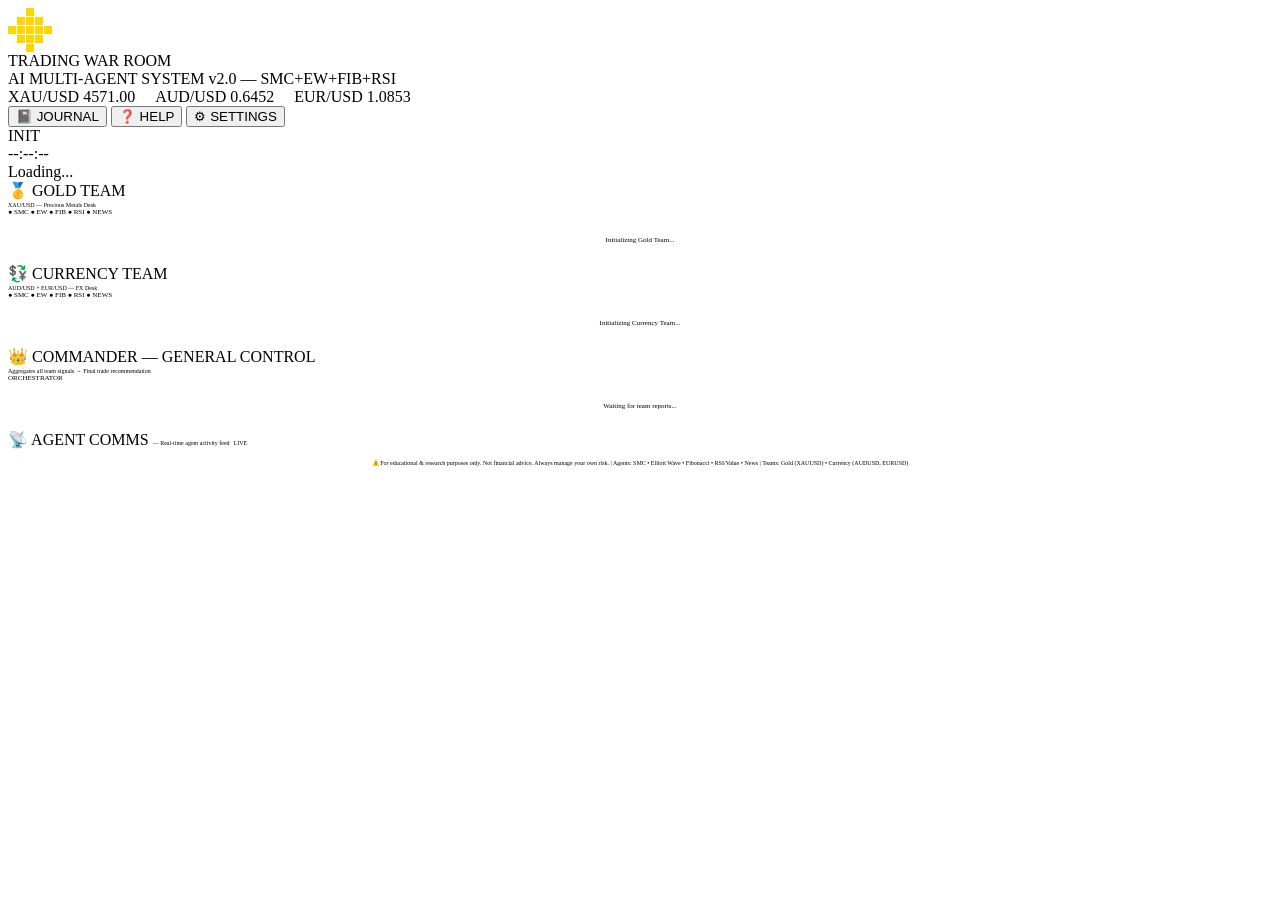
<file: appscript/Index.html>
<!DOCTYPE html>
<html lang="th">
<head>
  <meta charset="UTF-8">
  <meta name="viewport" content="width=device-width, initial-scale=1.0">
  <title>TRADING WAR ROOM — AI Agent System</title>
  <link rel="preconnect" href="https://fonts.googleapis.com">
  <link rel="preconnect" href="https://fonts.gstatic.com" crossorigin>
  <link href="https://fonts.googleapis.com/css2?family=Press+Start+2P&display=swap" rel="stylesheet">
  <?!= include('Styles'); ?>
  <style>
    /* Pixel art logo grid */
    .star-pixel { display:inline-block; width:6px; height:6px; background:var(--gold); margin:0 1px; }
    .logo-row { display:flex; align-items:center; gap:2px; }
  </style>
</head>
<body>

<!-- ═══════════════════ HEADER ═══════════════════ -->
<header id="header">
  <div class="logo-block">
    <!-- Pixel star logo -->
    <div style="display:grid;grid-template-columns:repeat(5,8px);gap:1px;width:44px">
      <div style="background:transparent"></div>
      <div style="background:transparent"></div>
      <div style="background:#ffd700;height:8px"></div>
      <div style="background:transparent"></div>
      <div style="background:transparent"></div>
      <div style="background:transparent"></div>
      <div style="background:#ffd700;height:8px"></div>
      <div style="background:#ffd700;height:8px"></div>
      <div style="background:#ffd700;height:8px"></div>
      <div style="background:transparent"></div>
      <div style="background:#ffd700;height:8px"></div>
      <div style="background:#ffd700;height:8px"></div>
      <div style="background:#ffd700;height:8px"></div>
      <div style="background:#ffd700;height:8px"></div>
      <div style="background:#ffd700;height:8px"></div>
      <div style="background:transparent"></div>
      <div style="background:#ffd700;height:8px"></div>
      <div style="background:#ffd700;height:8px"></div>
      <div style="background:#ffd700;height:8px"></div>
      <div style="background:transparent"></div>
      <div style="background:transparent"></div>
      <div style="background:transparent"></div>
      <div style="background:#ffd700;height:8px"></div>
      <div style="background:transparent"></div>
      <div style="background:transparent"></div>
    </div>
    <div>
      <div class="logo-text">TRADING WAR ROOM</div>
      <div class="logo-sub">AI MULTI-AGENT SYSTEM v2.0 — SMC+EW+FIB+RSI</div>
    </div>
  </div>

  <div style="display:flex;gap:20px;align-items:center">
    <!-- Price tags in header -->
    <div id="price-xau" class="price-tag">
      <span class="sym">XAU/USD</span>
      <span class="val">4571.00</span>
    </div>
    <div id="price-aud" class="price-tag">
      <span class="sym">AUD/USD</span>
      <span class="val">0.6452</span>
    </div>
    <div id="price-eur" class="price-tag">
      <span class="sym">EUR/USD</span>
      <span class="val">1.0853</span>
    </div>
  </div>

  <div class="header-right">
    <button class="hdr-btn" onclick="Modal.open('journal')" title="ประวัติการเทรด">📓 JOURNAL</button>
    <button class="hdr-btn" onclick="Modal.open('help')" title="วิธีใช้งาน">❓ HELP</button>
    <button class="hdr-btn" onclick="Modal.open('settings')" title="ตั้งค่า Telegram + Alert">⚙ SETTINGS</button>
    <div class="live-indicator">
      <div class="live-dot"></div>
      <span id="live-status">INIT</span>
    </div>
    <div id="clock">--:--:--</div>
  </div>
</header>

<!-- ═══════════════════ ALERT BANNER ═══════════════════ -->
<div id="alert-banner" class="alert-banner" style="display:none">
  <!-- Filled by SignalGrade.renderBanner() -->
</div>

<!-- ═══════════════════ TICKER BAR ═══════════════════ -->
<div id="ticker-bar">
  <div class="ticker-item"><span class="ticker-sym">Loading...</span></div>
</div>

<!-- ═══════════════════ MAIN GRID ═══════════════════ -->
<div id="main">

  <!-- ═══════ GOLD TEAM ═══════ -->
  <div class="team-panel" id="gold-panel">
    <div class="team-header gold-hdr">
      <div>
        <div class="team-name">🥇 GOLD TEAM</div>
        <div style="font-size:6px;color:var(--gray);margin-top:2px">XAU/USD — Precious Metals Desk</div>
      </div>
      <div style="font-size:7px;color:var(--gray)">
        <span style="color:var(--green)">●</span> SMC
        <span style="color:var(--blue)">●</span> EW
        <span style="color:var(--yellow)">●</span> FIB
        <span style="color:var(--orange)">●</span> RSI
        <span style="color:var(--purple)">●</span> NEWS
      </div>
    </div>
    <div id="gold-team-body">
      <!-- Rendered by UI.renderGoldTeam() -->
      <div style="padding:20px;text-align:center;font-size:7px;color:var(--gray)">
        <div class="pixel-loader"></div> Initializing Gold Team...
      </div>
    </div>
  </div>

  <!-- ═══════ CURRENCY TEAM ═══════ -->
  <div class="team-panel" id="currency-panel">
    <div class="team-header fx-hdr">
      <div>
        <div class="team-name fx">💱 CURRENCY TEAM</div>
        <div style="font-size:6px;color:var(--gray);margin-top:2px">AUD/USD + EUR/USD — FX Desk</div>
      </div>
      <div style="font-size:7px;color:var(--gray)">
        <span style="color:var(--green)">●</span> SMC
        <span style="color:var(--blue)">●</span> EW
        <span style="color:var(--yellow)">●</span> FIB
        <span style="color:var(--orange)">●</span> RSI
        <span style="color:var(--purple)">●</span> NEWS
      </div>
    </div>
    <div id="currency-team-body">
      <!-- Rendered by UI.renderCurrencyTeam() -->
      <div style="padding:20px;text-align:center;font-size:7px;color:var(--gray)">
        <div class="pixel-loader"></div> Initializing Currency Team...
      </div>
    </div>
  </div>

  <!-- ═══════ COMMANDER PANEL ═══════ -->
  <div id="commander-panel" class="px-box">
    <div class="cmd-header">
      <div>
        <div class="cmd-title">👑 COMMANDER — GENERAL CONTROL</div>
        <div style="font-size:6px;color:var(--gray);margin-top:2px">Aggregates all team signals → Final trade recommendation</div>
      </div>
      <div style="font-size:7px;color:var(--purple)">ORCHESTRATOR</div>
    </div>
    <div id="commander-body">
      <div style="padding:20px;text-align:center;font-size:7px;color:var(--gray)">
        <div class="pixel-loader"></div> Waiting for team reports...
      </div>
    </div>
  </div>

  <!-- ═══════ ACTIVITY LOG ═══════ -->
  <div id="log-panel">
    <div class="log-header">
      📡 AGENT COMMS
      <span style="font-size:6px;color:var(--gray)">— Real-time agent activity feed</span>
      <span style="margin-left:auto;font-size:6px" class="updating">LIVE</span>
    </div>
    <div class="log-body" id="log-body">
      <!-- Populated by UI.addLog() -->
    </div>
  </div>

</div><!-- #main -->

<!-- ═══════════════════ SETTINGS MODAL ═══════════════════ -->
<div id="modal-settings" class="modal" style="display:none">
  <div class="modal-box">
    <div class="modal-header">
      <div class="modal-title">⚙ SETTINGS — Telegram &amp; Alerts</div>
      <button class="modal-close" onclick="Modal.close()">✕</button>
    </div>
    <div class="modal-body">
      <div class="form-group">
        <label class="form-label">🤖 Bot Token <span class="hint">(จาก @BotFather)</span></label>
        <input id="s-token" type="text" class="form-input" placeholder="1234567890:ABCdef..." spellcheck="false">
      </div>
      <div class="form-group">
        <label class="form-label">💬 Chat ID <span class="hint">(ส่ง /start ให้ bot แล้วเช็คที่ @userinfobot)</span></label>
        <input id="s-chatid" type="text" class="form-input" placeholder="-100... หรือ 123456789" spellcheck="false">
      </div>
      <div class="form-row">
        <div class="form-group flex-1">
          <label class="form-label">⭐ ส่งเฉพาะ Grade ขั้นต่ำ</label>
          <select id="s-mingrade" class="form-input">
            <option value="S+">เฉพาะ S+ (โอกาสดีที่สุดเท่านั้น)</option>
            <option value="A" selected>A ขึ้นไป (แนะนำ)</option>
            <option value="B">B ขึ้นไป</option>
            <option value="C">C ขึ้นไป (ส่งบ่อย)</option>
          </select>
        </div>
        <div class="form-group flex-1">
          <label class="form-label">⏱ Cooldown (นาที)</label>
          <input id="s-cooldown" type="number" class="form-input" min="1" max="60" value="5">
        </div>
      </div>
      <div class="form-row">
        <label class="form-checkbox">
          <input id="s-on" type="checkbox"> เปิด Telegram notifications
        </label>
        <label class="form-checkbox">
          <input id="s-sound" type="checkbox" checked> เปิดเสียง alert
        </label>
      </div>

      <div class="form-group">
        <label class="form-label">🎯 Trade Mode <span class="hint">(ปรับ TP/SL ตามสไตล์)</span></label>
        <select id="s-trademode" class="form-input">
          <option value="scalp">⚡ Scalp — SL/TP สั้น เข้าเร็วออกเร็ว (15-60 นาที)</option>
          <option value="swing" selected>🌊 Swing — ถือ 4-12 ชั่วโมง (default)</option>
          <option value="position">🏔 Position — ถือข้ามวัน หา big move</option>
        </select>
      </div>

      <div class="form-group">
        <label class="form-label">🎯 Symbol Filter <span class="hint">(ส่ง Telegram เฉพาะคู่ที่ติ๊ก)</span></label>
        <div style="display:flex;gap:14px;padding:6px 4px;flex-wrap:wrap">
          <label class="form-checkbox"><input id="s-enableXAU" type="checkbox" checked> 🥇 XAUUSD</label>
          <label class="form-checkbox"><input id="s-enableAUD" type="checkbox" checked> 🇦🇺 AUDUSD</label>
          <label class="form-checkbox"><input id="s-enableEUR" type="checkbox" checked> 🇪🇺 EURUSD</label>
        </div>
      </div>

      <div class="form-group">
        <label class="form-label">📈 ADX Gate <span class="hint">(0=ปิด, แนะนำ 20 — ตลาด trend เท่านั้น)</span></label>
        <input id="s-adxgate" type="number" class="form-input" min="0" max="50" value="20">
      </div>

      <div class="form-group">
        <label class="form-label">👥 Active Analysts <span class="hint">(เลือก agent ที่จะใช้)</span></label>
        <div style="display:grid;grid-template-columns:1fr 1fr;gap:4px;padding:4px">
          <label class="form-checkbox"><input id="s-en-SMC"       type="checkbox" checked> ⚡ SMC (Structure/OB/FVG)</label>
          <label class="form-checkbox"><input id="s-en-Elliott"   type="checkbox" checked> 🌊 Elliott Wave</label>
          <label class="form-checkbox"><input id="s-en-Fib"       type="checkbox" checked> 📐 Fibonacci</label>
          <label class="form-checkbox"><input id="s-en-RSI"       type="checkbox" checked> 📊 RSI / Value</label>
          <label class="form-checkbox"><input id="s-en-MACD"      type="checkbox" checked> 📈 MACD (Momentum)</label>
          <label class="form-checkbox"><input id="s-en-Bollinger" type="checkbox" checked> 🎈 Bollinger Bands</label>
          <label class="form-checkbox"><input id="s-en-Pivot"     type="checkbox"> 🏛 Pivot Points</label>
          <label class="form-checkbox"><input id="s-en-Pattern"   type="checkbox" checked> 🕯 Candle Patterns</label>
          <label class="form-checkbox"><input id="s-en-MTF"       type="checkbox" checked> ⏰ Multi-TF (1h+4h+D)</label>
          <label class="form-checkbox"><input id="s-en-News"      type="checkbox" checked> 📰 News Intel</label>
        </div>
      </div>
      <div id="s-status" class="form-status"></div>
      <div class="form-actions">
        <button class="btn btn-secondary" onclick="Modal.testTelegram()">🧪 ทดสอบส่ง</button>
        <button class="btn btn-primary" onclick="Modal.saveSettings()">💾 บันทึก</button>
      </div>
      <div class="px-divider"></div>
      <div style="font-size:8px;color:var(--gold);margin:10px 0 6px">💹 PRICE FEED (ราคาจริงจากตลาด)</div>
      <div class="form-group">
        <label class="form-label">🔑 Twelve Data API Key <span class="hint">(ฟรี 800 req/วัน — signup ที่ twelvedata.com)</span></label>
        <input id="s-pricekey" type="text" class="form-input" placeholder="abc123def456..." spellcheck="false">
      </div>
      <div class="form-row">
        <label class="form-checkbox flex-1">
          <input id="s-pricefeed" type="checkbox"> เปิดดึงราคาจริง (Real prices)
        </label>
        <div class="form-group flex-1" style="margin:0">
          <label class="form-label">⏱ Refresh ทุก (วินาที, ≥60)</label>
          <input id="s-pricerefresh" type="number" class="form-input" min="60" max="600" value="120">
        </div>
      </div>
      <div class="form-actions" style="margin-top:6px">
        <button class="btn btn-secondary" onclick="Modal.testPriceFeed()">🧪 ทดสอบดึงราคา</button>
      </div>

      <div class="help-box">
        <div style="font-size:7px;color:var(--gold);margin-bottom:4px">📘 วิธีตั้ง Telegram Bot:</div>
        <ol style="font-size:6px;color:var(--white);line-height:1.8;padding-left:14px">
          <li>เปิด Telegram → search <b>@BotFather</b> → ส่ง <code>/newbot</code></li>
          <li>ตั้งชื่อ + username → ได้ <b>Bot Token</b> (1234:ABC...) มาวางช่องบน</li>
          <li>Search bot ของคุณ → กด <code>/start</code> ส่งให้มัน</li>
          <li>Search <b>@userinfobot</b> → กด <code>/start</code> → จะได้ <b>Chat ID</b></li>
          <li>กรอก Chat ID → ติ๊ก "เปิด Telegram" → กด ทดสอบส่ง</li>
        </ol>
      </div>
    </div>
  </div>
</div>

<!-- ═══════════════════ JOURNAL MODAL ═══════════════════ -->
<div id="modal-journal" class="modal" style="display:none">
  <div class="modal-box modal-xl">
    <div class="modal-header">
      <div class="modal-title">📓 TRADE JOURNAL — ประวัติสัญญาณ + ผลลัพธ์</div>
      <button class="modal-close" onclick="Modal.close()">✕</button>
    </div>
    <div class="modal-body" id="journal-body">
      <div style="padding:20px;text-align:center;font-size:7px;color:var(--gray)">Loading...</div>
    </div>
  </div>
</div>

<!-- ═══════════════════ HELP MODAL ═══════════════════ -->
<div id="modal-help" class="modal" style="display:none">
  <div class="modal-box modal-lg">
    <div class="modal-header">
      <div class="modal-title">❓ HELP — วิธีอ่านหน้าเว็บนี้</div>
      <button class="modal-close" onclick="Modal.close()">✕</button>
    </div>
    <div class="modal-body help-content">

      <div class="help-section">
        <div class="help-title">🚨 ALERT BANNER (แถบสีเขียว/แดง ด้านบน)</div>
        <div class="help-text">จะ <b>โผล่อัตโนมัติ</b> เมื่อมีสัญญาณ Grade A หรือ S+ พร้อมเสียง alert ถ้าแถบนี้ขึ้น = <b>โอกาสน่าเข้า</b>! แสดง Entry/SL/TP ครบ</div>
      </div>

      <div class="help-section">
        <div class="help-title">🏆 GRADE BADGE (เกรดสัญญาณ)</div>
        <div class="help-row"><span class="badge-demo" style="color:#ff00ff;border-color:#ff00ff">S+</span> 88–100 — สัญญาณดีที่สุด ทุกทีมเห็นตรงกัน + confidence สูงมาก</div>
        <div class="help-row"><span class="badge-demo" style="color:#00ff41;border-color:#00ff41">A</span> 80–87 — สัญญาณแข็งแรง พร้อมเข้า</div>
        <div class="help-row"><span class="badge-demo" style="color:#ffe600;border-color:#ffe600">B</span> 65–79 — ดี แต่รอ confirm เพิ่ม</div>
        <div class="help-row"><span class="badge-demo" style="color:#ff8c00;border-color:#ff8c00">C</span> 50–64 — กลางๆ ไม่แนะนำ</div>
        <div class="help-row"><span class="badge-demo" style="color:#555;border-color:#555">D</span> &lt;50 — อย่าเทรด</div>
      </div>

      <div class="help-section">
        <div class="help-title">🥇 GOLD TEAM / 💱 CURRENCY TEAM</div>
        <div class="help-text">แต่ละทีมมี Head Agent (หัวหน้า) + 4 Analysts + News Agent</div>
        <ul class="help-list">
          <li><b>⚡ SMC Analyst</b> — วิเคราะห์ Structure/BOS/Order Block/FVG (Fair Value Gap)</li>
          <li><b>🌊 Elliott Wave</b> — นับคลื่น Wave 1–5 + Correction (Wave 3 ดีที่สุด)</li>
          <li><b>📐 Fibonacci</b> — หา Golden Zone (0.618), TP/SL จาก fib extension</li>
          <li><b>📊 RSI/Value</b> — RSI, ADX (ความแรง trend), Divergence, Volume Profile (POC/VAH/VAL)</li>
        </ul>
      </div>

      <div class="help-section">
        <div class="help-title">📰 NEWS AGENT — วิธีอ่าน</div>
        <div class="help-row"><span class="impact impact-high"></span> <b>แดง</b> = High impact (NFP, CPI, Rate decision) — เลี่ยงเทรด 30 นาทีก่อน/หลัง</div>
        <div class="help-row"><span class="impact impact-med"></span> <b>เหลือง</b> = Medium impact (PMI, Retail Sales)</div>
        <div class="help-row"><span class="impact impact-low"></span> <b>เขียว</b> = Low impact (Speeches, minor data)</div>
        <div class="help-text">▲ = ข่าวสนับสนุน Bull / ▼ = สนับสนุน Bear / ● = Neutral</div>
        <div class="help-text" style="color:var(--yellow);margin-top:4px">⚠️ ถ้าเห็น <b>"Event within 1h!"</b> = ห้ามเข้า order! รอข่าวออกก่อน</div>
      </div>

      <div class="help-section">
        <div class="help-title">👑 COMMANDER PANEL</div>
        <ul class="help-list">
          <li><b>FINAL SIGNAL</b> — ▲ BUY / ▼ SELL / ⏸ WAIT พร้อม pair ที่ดีที่สุด</li>
          <li><b>Entry</b> — ราคาเข้า, <b>SL</b> — Stop Loss, <b>TP1/TP2</b> — Take Profit</li>
          <li><b>R:R</b> — Risk:Reward ratio (ยิ่ง R:R สูง ยิ่งคุ้ม)</li>
          <li><b>Position</b> — แนะนำ % ของ balance ที่ควรเสี่ยง</li>
          <li><b>Analyst Votes</b> — ▲ = agent โหวต buy / ▼ = sell / — = neutral</li>
        </ul>
      </div>

      <div class="help-section">
        <div class="help-title">🎯 Workflow แนะนำ</div>
        <ol class="help-list">
          <li>เปิดหน้าเว็บทิ้งไว้ background</li>
          <li>รอ <b>Alert Banner</b> โผล่ + เสียง alert</li>
          <li>เช็ค <b>Grade</b> ต้อง A ขึ้นไป</li>
          <li>ดู <b>Commander Panel</b> หา Entry/SL/TP</li>
          <li>เช็ค <b>News Agent</b> ไม่มี event ใน 1h</li>
          <li>วาง order ตาม risk management ของตัวเอง</li>
        </ol>
      </div>

      <div class="help-section" style="border-color:var(--red)">
        <div class="help-title" style="color:var(--red)">⚠️ DISCLAIMER</div>
        <div class="help-text">ระบบนี้เป็น <b>AI analysis tool</b> — ใช้ประกอบการตัดสินใจ ไม่ใช่ financial advice. ตลาดมีความเสี่ยง คุณต้องจัดการ risk ของตัวเอง ทดสอบใน demo account ก่อน</div>
      </div>

    </div>
  </div>
</div>

<!-- ═══════════════════ FOOTER NOTE ═══════════════════ -->
<div style="text-align:center;font-size:6px;color:var(--gray);padding:10px;border-top:1px solid var(--border)">
  ⚠️ For educational &amp; research purposes only. Not financial advice. Always manage your own risk. |
  Agents: SMC • Elliott Wave • Fibonacci • RSI/Value • News | Teams: Gold (XAUUSD) • Currency (AUDUSD, EURUSD)
</div>

<!-- ═══════════════════ SCRIPTS ═══════════════════ -->
<?!= include('Market'); ?>
<?!= include('Agents'); ?>
<?!= include('Ui'); ?>
<?!= include('Extras'); ?>
<?!= include('App'); ?>

</body>
</html>
</file>
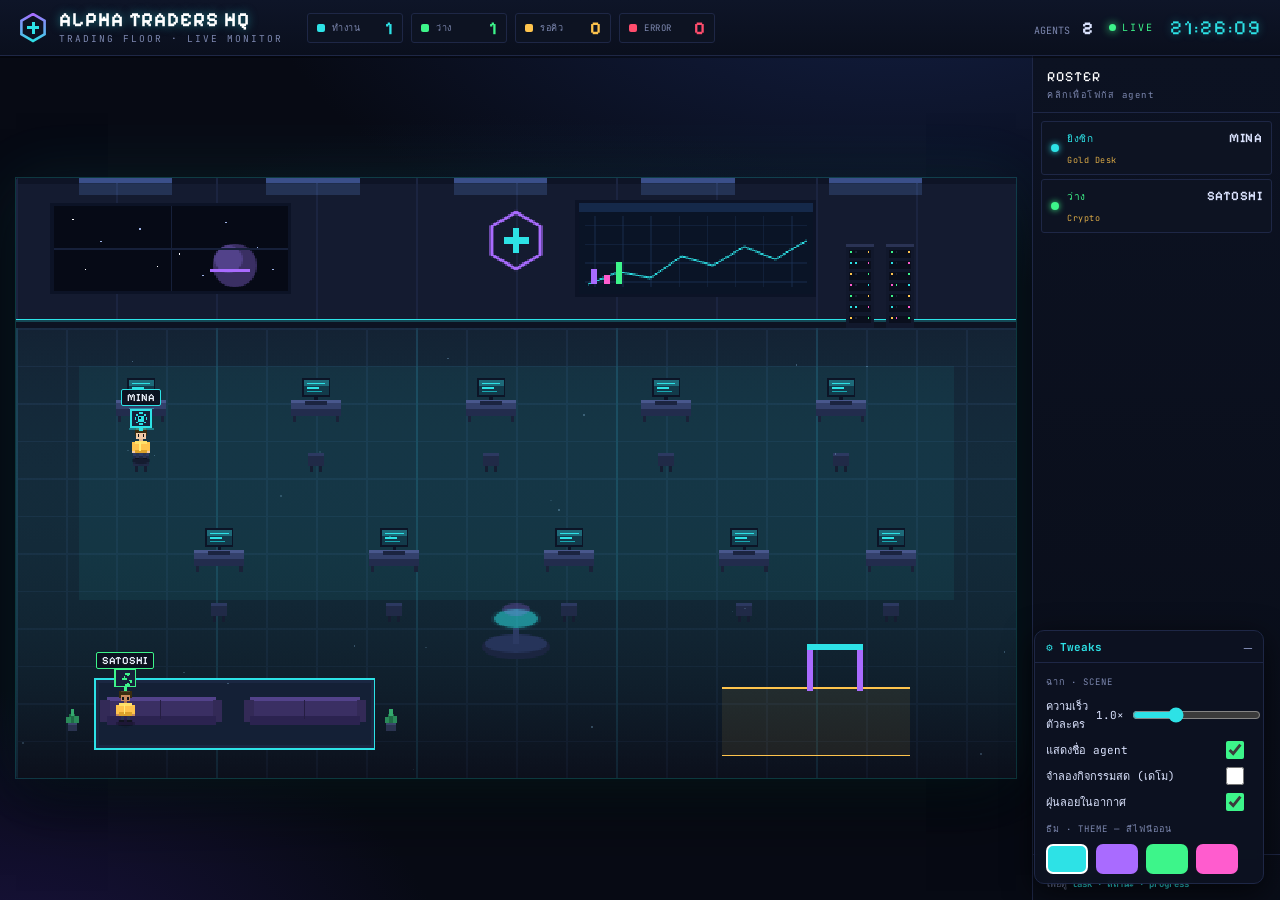
<file: agent-hq.html>
<!DOCTYPE html>
<html lang="th">
<head>
<meta charset="UTF-8" />
<meta name="viewport" content="width=device-width, initial-scale=1.0" />
<title>Agent HQ — Pixel Office</title>
<link rel="preconnect" href="https://fonts.googleapis.com" />
<link rel="preconnect" href="https://fonts.gstatic.com" crossorigin />
<link href="https://fonts.googleapis.com/css2?family=Pixelify+Sans:wght@400;500;600;700&family=JetBrains+Mono:wght@400;500;700&display=swap" rel="stylesheet" />
<style>
  :root {
    --bg:#070a14; --panel:#0d1322; --panel2:#121a30; --line:#1e2746;
    --txt:#dce4ff; --dim:#7d88b0; --cyan:#2de2e6; --purple:#a96bff;
    --green:#3df58a; --amber:#ffc44d; --red:#ff4d6d; --pink:#ff5cce;
  }
  * { box-sizing:border-box; margin:0; padding:0; }
  html, body { height:100%; }
  body {
    background:
      radial-gradient(1200px 700px at 70% -10%, #15224a 0%, transparent 55%),
      radial-gradient(900px 600px at 0% 110%, #1a1340 0%, transparent 50%),
      var(--bg);
    color:var(--txt);
    font-family:"JetBrains Mono", monospace;
    overflow:hidden;
    display:flex; flex-direction:column;
    -webkit-font-smoothing:none;
  }
  .pixel { font-family:"Pixelify Sans", monospace; }

  /* ---------- TOP BAR ---------- */
  .topbar {
    display:flex; align-items:center; gap:18px;
    padding:10px 18px;
    background:linear-gradient(180deg, #0e1528, #0a0f1d);
    border-bottom:1px solid var(--line);
    box-shadow:0 2px 0 #00000060;
    flex:0 0 auto; z-index:5;
  }
  .brand { display:flex; align-items:center; gap:11px; }
  .brand .logo {
    width:30px; height:30px; position:relative; flex:0 0 auto;
    background:conic-gradient(from 0deg, var(--purple), var(--cyan), var(--purple));
    clip-path:polygon(50% 0,93% 25%,93% 75%,50% 100%,7% 75%,7% 25%);
  }
  .brand .logo::after {
    content:""; position:absolute; inset:3px;
    background:var(--panel);
    clip-path:polygon(50% 0,93% 25%,93% 75%,50% 100%,7% 75%,7% 25%);
  }
  .brand .logo::before {
    content:""; position:absolute; inset:0; z-index:2;
    background:
      linear-gradient(var(--cyan),var(--cyan)) center/12px 3px no-repeat,
      linear-gradient(var(--cyan),var(--cyan)) center/3px 12px no-repeat;
  }
  .brand h1 { font-family:"Pixelify Sans"; font-size:20px; font-weight:700; letter-spacing:1px;
    color:#fff; text-shadow:0 0 10px #2de2e680; line-height:1; }
  .brand .sub { font-size:9.5px; color:var(--dim); letter-spacing:2px; margin-top:2px; }

  .legend { display:flex; gap:8px; margin-left:6px; }
  .pill {
    display:flex; align-items:center; gap:7px;
    background:var(--panel); border:1px solid var(--line); border-radius:3px;
    padding:5px 9px; min-width:96px;
  }
  .pill .dot { width:8px; height:8px; border-radius:2px; flex:0 0 auto; }
  .pill .lab { font-size:9px; color:var(--dim); letter-spacing:.5px; text-transform:uppercase; }
  .pill .num { font-family:"Pixelify Sans"; font-size:18px; font-weight:700; line-height:1; margin-left:auto; }

  .topright { margin-left:auto; display:flex; align-items:center; gap:16px; }
  .live { display:flex; align-items:center; gap:6px; font-size:10px; color:var(--green); letter-spacing:2px; }
  .live .b { width:7px; height:7px; border-radius:50%; background:var(--green);
    box-shadow:0 0 8px var(--green); animation:blink 1.4s infinite; }
  @keyframes blink { 0%,100%{opacity:1} 50%{opacity:.25} }
  .clock { font-family:"Pixelify Sans"; font-size:20px; color:var(--cyan);
    letter-spacing:2px; text-shadow:0 0 8px #2de2e660; }
  .total { font-size:10px; color:var(--dim); }
  .total b { font-family:"Pixelify Sans"; font-size:18px; color:var(--txt); }

  /* ---------- BODY ---------- */
  .body { flex:1; display:flex; min-height:0; }

  .stage {
    flex:1; display:flex; align-items:center; justify-content:center;
    overflow:hidden; padding:16px;
    background:
      radial-gradient(700px 400px at 50% 40%, #0e1730 0%, transparent 70%);
  }
  .wrap { position:relative; box-shadow:0 0 0 1px #2de2e633, 0 0 60px #2de2e618, 0 24px 60px #000a; }
  #scene { display:block; width:100%; height:100%; image-rendering:pixelated; border-radius:2px; }

  #labels { position:absolute; inset:0; pointer-events:none; }
  .nametag {
    position:absolute; transform:translate(-50%,-100%);
    font-family:"Pixelify Sans"; font-size:11px; font-weight:600; line-height:1;
    color:#eaf0ff; white-space:nowrap;
    background:#0b1120ee; border:1px solid var(--line); border-radius:2px;
    padding:2px 5px; text-shadow:0 1px 0 #000;
  }
  .nametag.sel { background:#16203add; box-shadow:0 0 8px currentColor; }

  /* ---------- POPUP ---------- */
  #popup {
    position:absolute; display:none; width:236px; z-index:20;
    --accent:#2de2e6;
    background:linear-gradient(180deg,#101a30,#0b1120);
    border:1px solid var(--accent);
    box-shadow:0 0 0 1px #000, 0 0 22px -2px var(--accent), 0 18px 40px #000c;
    border-radius:4px;
    transform:translate(-50%,0);
  }
  .pp-head { display:flex; align-items:center; gap:9px; padding:11px 12px 9px;
    border-bottom:1px solid var(--line); position:relative; }
  .pp-ava { width:30px; height:30px; border-radius:3px; flex:0 0 auto;
    box-shadow:inset 0 0 0 1px #ffffff30, 0 0 10px -2px var(--accent);
    image-rendering:pixelated; }
  .pp-name { font-family:"Pixelify Sans"; font-size:17px; font-weight:700; color:#fff; letter-spacing:.5px; }
  .pp-role { font-size:9.5px; color:var(--dim); margin-top:1px; }
  #popup-close { position:absolute; top:8px; right:9px; width:18px; height:18px;
    background:none; border:1px solid var(--line); color:var(--dim); border-radius:3px;
    cursor:pointer; font-family:"Pixelify Sans"; font-size:12px; line-height:1; }
  #popup-close:hover { color:#fff; border-color:var(--accent); }
  .pp-body { padding:11px 12px; display:flex; flex-direction:column; gap:9px; }
  .pp-status { align-self:flex-start; font-family:"Pixelify Sans"; font-size:11px; font-weight:600;
    letter-spacing:1px; border:1px solid; border-radius:3px; padding:3px 8px; }
  .pp-field-l { font-size:8.5px; color:var(--dim); letter-spacing:1.5px; text-transform:uppercase; margin-bottom:3px; }
  .pp-task { font-size:11.5px; color:var(--txt); line-height:1.45; }
  .pp-bar { height:7px; background:#0a1020; border:1px solid var(--line); border-radius:2px; overflow:hidden; }
  .pp-bar-fill { height:100%; width:0%; transition:width .5s ease; box-shadow:0 0 8px currentColor; }
  .pp-prog-row { display:flex; justify-content:space-between; align-items:center; }
  .pp-prog-num { font-family:"Pixelify Sans"; font-size:12px; color:var(--accent); }
  .pp-foot { display:flex; justify-content:space-between; padding:8px 12px;
    border-top:1px solid var(--line); font-size:9.5px; color:var(--dim); }
  .pp-id { color:var(--accent); letter-spacing:1px; }

  /* ---------- ROSTER ---------- */
  .roster-panel {
    flex:0 0 248px; display:flex; flex-direction:column;
    background:linear-gradient(180deg,#0c1222,#090d18);
    border-left:1px solid var(--line);
  }
  .rhead { padding:12px 14px 10px; border-bottom:1px solid var(--line); }
  .rhead .t { font-family:"Pixelify Sans"; font-size:14px; color:#fff; letter-spacing:1px; }
  .rhead .d { font-size:9px; color:var(--dim); letter-spacing:1.5px; margin-top:3px; }
  #roster { flex:1; overflow-y:auto; padding:8px; display:flex; flex-direction:column; gap:4px; }
  .rrow { display:grid; grid-template-columns:auto 1fr auto; align-items:center; gap:8px;
    width:100%; text-align:left; cursor:pointer;
    background:var(--panel); border:1px solid var(--line); border-radius:3px;
    padding:8px 9px; color:var(--txt); font-family:inherit; }
  .rrow:hover { border-color:#2de2e655; background:var(--panel2); }
  .rrow.sel { border-color:var(--cyan); box-shadow:inset 0 0 0 1px #2de2e640, 0 0 14px -4px var(--cyan); }
  .rdot { width:8px; height:8px; border-radius:50%; }
  .rname { font-family:"Pixelify Sans"; font-size:13px; font-weight:600; letter-spacing:.5px; }
  .rrole { grid-column:2; grid-row:2; font-size:8.5px; opacity:.85; letter-spacing:.5px; }
  .rrow { grid-template-rows:auto auto; }
  .rdot { grid-row:1 / span 2; }
  .rst { grid-row:1; font-family:"Pixelify Sans"; font-size:10px; letter-spacing:.5px; }
  #roster::-webkit-scrollbar { width:8px; }
  #roster::-webkit-scrollbar-thumb { background:#1e2746; border-radius:4px; }

  .rfoot { padding:9px 14px; border-top:1px solid var(--line); font-size:9px; color:var(--dim); line-height:1.5; }
  .rfoot b { color:var(--cyan); }

  @media (max-width:760px){
    .legend{ display:none; }
    .roster-panel{ flex-basis:170px; }
  }

  /* EMBED MODE (?embed=1) — scene fills the iframe; hide chrome (we have our own outside) */
  body.embed .topbar { display:none; }
  body.embed .roster-panel { display:none; }
  body.embed .body { height:100vh; }
  body.embed .stage { padding:6px; }
</style>
</head>
<body>
  <!-- TOP BAR -->
  <header class="topbar">
    <div class="brand">
      <div class="logo"></div>
      <div>
        <h1>ALPHA&nbsp;TRADERS HQ</h1>
        <div class="sub">TRADING FLOOR · LIVE MONITOR</div>
      </div>
    </div>
    <div class="legend">
      <div class="pill"><span class="dot" style="background:#2de2e6"></span><span class="lab">ทำงาน</span><span class="num" id="c-working" style="color:#2de2e6">0</span></div>
      <div class="pill"><span class="dot" style="background:#3df58a"></span><span class="lab">ว่าง</span><span class="num" id="c-idle" style="color:#3df58a">0</span></div>
      <div class="pill"><span class="dot" style="background:#ffc44d"></span><span class="lab">รอคิว</span><span class="num" id="c-waiting" style="color:#ffc44d">0</span></div>
      <div class="pill"><span class="dot" style="background:#ff4d6d"></span><span class="lab">error</span><span class="num" id="c-error" style="color:#ff4d6d">0</span></div>
    </div>
    <div class="topright">
      <div class="total">AGENTS&nbsp; <b id="c-total">0</b></div>
      <div class="live"><span class="b"></span>LIVE</div>
      <div class="clock" id="clock">00:00:00</div>
    </div>
  </header>

  <!-- BODY -->
  <div class="body">
    <div class="stage">
      <div class="wrap" id="wrap">
        <canvas id="scene"></canvas>
        <div id="labels"></div>
        <!-- POPUP -->
        <div id="popup">
          <div class="pp-head">
            <div class="pp-ava"></div>
            <div>
              <div class="pp-name">—</div>
              <div class="pp-role">—</div>
            </div>
            <button id="popup-close">×</button>
          </div>
          <div class="pp-body">
            <div class="pp-status">—</div>
            <div>
              <div class="pp-field-l">งานปัจจุบัน</div>
              <div class="pp-task">—</div>
            </div>
            <div>
              <div class="pp-prog-row">
                <span class="pp-field-l" style="margin:0">ความคืบหน้า</span>
                <span class="pp-prog-num">0%</span>
              </div>
              <div class="pp-bar" style="margin-top:5px"><div class="pp-bar-fill"></div></div>
            </div>
          </div>
          <div class="pp-foot">
            <span class="pp-id">#—</span>
            <span class="pp-today">0 งานวันนี้</span>
          </div>
        </div>
      </div>
    </div>

    <!-- ROSTER -->
    <aside class="roster-panel">
      <div class="rhead">
        <div class="t">ROSTER</div>
        <div class="d">คลิกเพื่อโฟกัส agent</div>
      </div>
      <div id="roster"></div>
      <div class="rfoot">คลิกตัวละครในฉาก หรือชื่อในลิสต์<br>เพื่อดู <b>task · สถานะ · progress</b></div>
    </aside>
  </div>

  <script src="js/agenthq-data.js?v=69"></script>
  <script src="js/agenthq-sprites.js?v=69"></script>
  <script src="js/agenthq-room.js?v=69"></script>
  <script src="js/agenthq-engine.js?v=69"></script>
  <script>
    // embed mode — hide topbar/roster so the scene fills the iframe
    if (new URLSearchParams(location.search).get('embed') === '1') document.body.classList.add('embed');
    // fit the fixed-aspect scene wrapper into the stage
    (function () {
      const stage = document.querySelector(".stage");
      const wrap = document.getElementById("wrap");
      const AW = 640, AH = 384;
      function fit() {
        const cs = getComputedStyle(stage);
        const pad = parseFloat(cs.paddingLeft) + parseFloat(cs.paddingRight);
        const padV = parseFloat(cs.paddingTop) + parseFloat(cs.paddingBottom);
        const aw = stage.clientWidth - pad, ah = stage.clientHeight - padV;
        let w = aw, h = w * AH / AW;
        if (h > ah) { h = ah; w = h * AW / AH; }
        wrap.style.width = Math.round(w) + "px";
        wrap.style.height = Math.round(h) + "px";
      }
      window.addEventListener("resize", fit);
      fit(); setTimeout(fit, 60);
    })();
  </script>

  <!-- Tweaks panel (vanilla — writes into window.CFG) -->
  <div id="tweaks">
    <div class="tw-head"><span>⚙ Tweaks</span><button id="tw-min" title="ย่อ/ขยาย">–</button></div>
    <div id="tw-body">
      <div class="tw-sec">ฉาก · SCENE</div>
      <label class="tw-row">ความเร็วตัวละคร <span id="tw-spd-v">1.0×</span>
        <input id="tw-speed" type="range" min="0.3" max="2.5" step="0.1" value="1"></label>
      <label class="tw-row tw-tog">แสดงชื่อ agent <input id="tw-names" type="checkbox" checked></label>
      <label class="tw-row tw-tog">จำลองกิจกรรมสด (เดโม) <input id="tw-sim" type="checkbox"></label>
      <label class="tw-row tw-tog">ฝุ่นลอยในอากาศ <input id="tw-dust" type="checkbox" checked></label>
      <div class="tw-sec">ธีม · THEME — สีไฟนีออน</div>
      <div class="tw-colors" id="tw-colors">
        <button data-c="#2de2e6" class="on" style="background:#2de2e6"></button>
        <button data-c="#a96bff" style="background:#a96bff"></button>
        <button data-c="#3df58a" style="background:#3df58a"></button>
        <button data-c="#ff5cce" style="background:#ff5cce"></button>
      </div>
    </div>
  </div>
  <style>
    #tweaks{position:fixed;right:16px;bottom:16px;width:230px;background:#0d1322ee;border:1px solid #1e2746;
      border-radius:10px;padding:0;font-family:"JetBrains Mono",monospace;font-size:11px;color:#dce4ff;
      box-shadow:0 8px 30px #000a;z-index:50;backdrop-filter:blur(4px)}
    #tweaks .tw-head{display:flex;justify-content:space-between;align-items:center;padding:8px 11px;
      border-bottom:1px solid #1e2746;font-weight:700;color:#2de2e6}
    #tweaks .tw-head button{background:none;border:none;color:#7d88b0;font-size:15px;cursor:pointer;line-height:1}
    #tw-body{padding:9px 11px;display:flex;flex-direction:column;gap:8px}
    #tweaks .tw-sec{color:#7d88b0;font-size:9px;letter-spacing:1px;margin-top:3px}
    #tweaks .tw-row{display:flex;justify-content:space-between;align-items:center;gap:8px}
    #tweaks input[type=range]{flex:1;accent-color:var(--cyan)}
    #tweaks .tw-tog input{width:34px;height:18px;accent-color:#3df58a;cursor:pointer}
    #tweaks .tw-colors{display:flex;gap:8px}
    #tweaks .tw-colors button{width:42px;height:30px;border-radius:7px;border:2px solid transparent;cursor:pointer}
    #tweaks .tw-colors button.on{border-color:#fff}
    /* phones: the floating Tweaks panel would cover the whole floor — hide it (desktop keeps it) */
    @media (max-width:560px){ #tweaks{ display:none !important; } }
  </style>
  <script>
    (function () {
      const $ = (id) => document.getElementById(id);
      const apply = () => {
        if (!window.CFG) return;
        window.CFG.speed     = parseFloat($('tw-speed').value);
        window.CFG.showLabels= $('tw-names').checked;
        window.CFG.simulate  = $('tw-sim').checked;
        window.CFG.fxDust    = $('tw-dust').checked;
        $('tw-spd-v').textContent = window.CFG.speed.toFixed(1) + '×';
      };
      ['tw-speed','tw-names','tw-sim','tw-dust'].forEach(id => {
        $(id).addEventListener('input', apply);
        $(id).addEventListener('change', apply);
      });
      $('tw-colors').addEventListener('click', (e) => {
        const b = e.target.closest('button'); if (!b) return;
        [...$('tw-colors').children].forEach(x => x.classList.remove('on'));
        b.classList.add('on');
        document.documentElement.style.setProperty('--cyan', b.dataset.c);
      });
      $('tw-min').addEventListener('click', () => {
        const body = $('tw-body');
        body.style.display = body.style.display === 'none' ? 'flex' : 'none';
      });
      // apply once CFG exists
      const t = setInterval(() => { if (window.CFG) { apply(); clearInterval(t); } }, 200);
    })();
  </script>
</body>
</html>
</file>
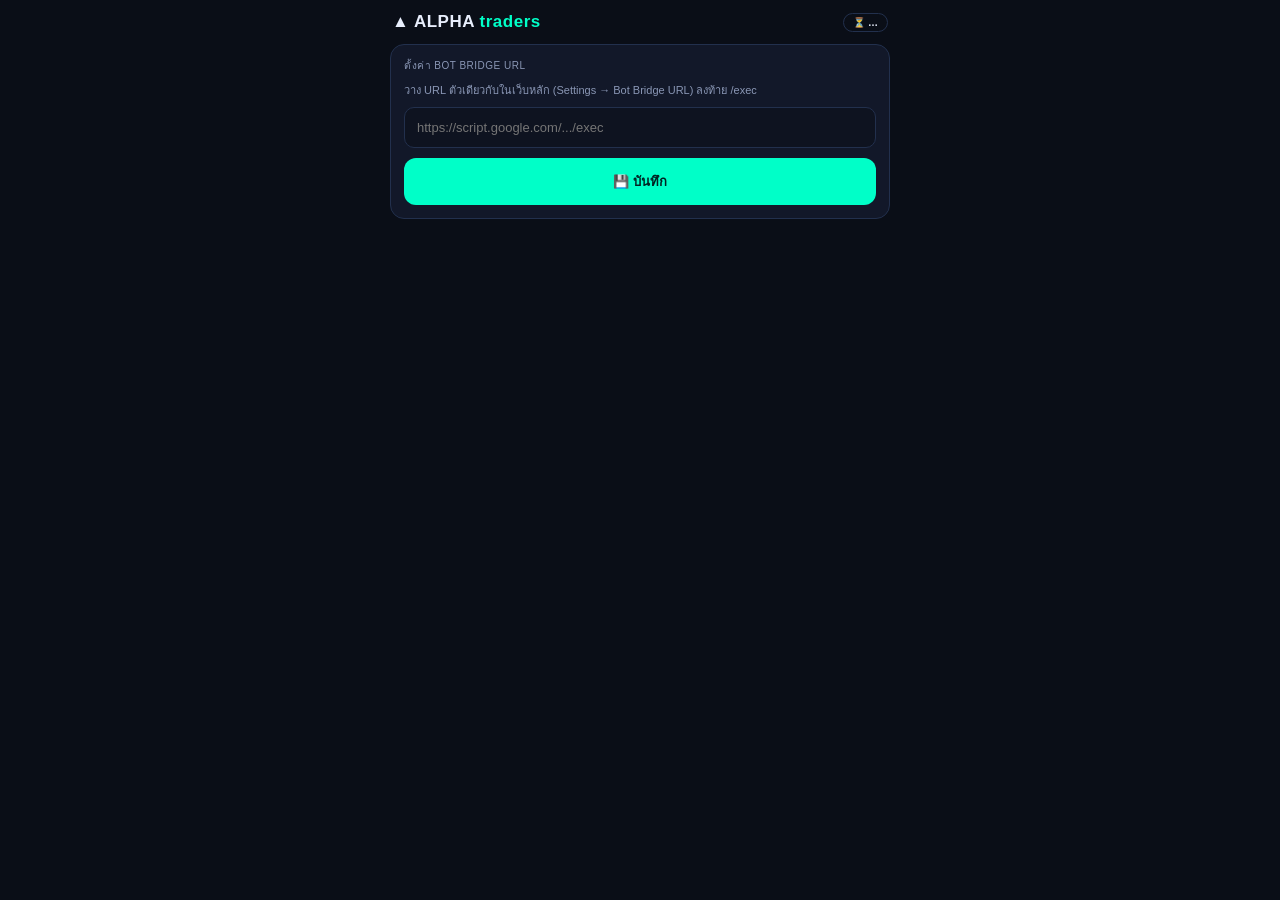
<file: mobile.html>
<!DOCTYPE html>
<html lang="th">
<head>
<meta charset="UTF-8">
<meta name="viewport" content="width=device-width, initial-scale=1, maximum-scale=1, user-scalable=no">
<meta name="theme-color" content="#0a0e17">
<meta name="apple-mobile-web-app-capable" content="yes">
<meta name="apple-mobile-web-app-status-bar-style" content="black-translucent">
<meta name="apple-mobile-web-app-title" content="ALPHA">
<title>ALPHA · Mobile</title>
<style>
  :root{
    --bg:#0a0e17; --card:#121829; --card2:#0e1320; --border:#22304d;
    --teal:#00ffc8; --gold:#ffd24d; --green:#36e08f; --red:#ff5b6b;
    --amber:#ffb84d; --txt:#e8eefc; --dim:#8a97b5; --purple:#a78bfa;
  }
  *{box-sizing:border-box;-webkit-tap-highlight-color:transparent}
  html,body{margin:0;background:var(--bg);color:var(--txt);
    font-family:-apple-system,BlinkMacSystemFont,"Segoe UI",Roboto,sans-serif;
    -webkit-font-smoothing:antialiased}
  body{padding:10px 10px 40px;max-width:520px;margin:0 auto}
  .row{display:flex;gap:8px}
  .between{justify-content:space-between;align-items:center}
  .wrap{flex-wrap:wrap}
  .card{background:var(--card);border:1px solid var(--border);border-radius:14px;padding:13px;margin-bottom:10px}
  .lbl{font-size:10px;color:var(--dim);letter-spacing:.5px;text-transform:uppercase}
  .big{font-size:30px;font-weight:800;line-height:1.1}
  .mid{font-size:16px;font-weight:700}
  .sm{font-size:11px}.xs{font-size:9px;color:var(--dim)}
  .dot{width:9px;height:9px;border-radius:50%;display:inline-block;margin-right:5px}
  .pill{padding:3px 9px;border-radius:20px;font-size:10px;font-weight:700;border:1px solid var(--border)}
  /* header */
  #top{display:flex;align-items:center;justify-content:space-between;margin:2px 2px 12px}
  #brand{font-size:17px;font-weight:800;letter-spacing:.5px}
  #brand span{color:var(--teal)}
  /* buttons */
  button{font-family:inherit;border:none;border-radius:12px;font-weight:700;
    padding:13px 10px;font-size:13px;color:#fff;width:100%;cursor:pointer;transition:.1s;
    -webkit-user-select:none;user-select:none}
  button:active{transform:scale(.97);opacity:.85}
  .grid3{display:grid;grid-template-columns:1fr 1fr 1fr;gap:8px}
  .grid2{display:grid;grid-template-columns:1fr 1fr;gap:8px}
  .preset{padding:11px 6px;border:2px solid var(--border);background:var(--card2);color:var(--dim);
    border-radius:12px;font-size:12px;line-height:1.3;text-align:center}
  .preset .t{font-weight:800;font-size:13px}.preset .s{font-size:9px;opacity:.85;font-weight:500}
  .pos{display:flex;justify-content:space-between;align-items:center;padding:10px 2px;border-bottom:1px solid var(--border)}
  .pos:last-child{border-bottom:none}
  .badge{font-size:9px;font-weight:800;padding:2px 7px;border-radius:6px}
  .b-buy{background:rgba(54,224,143,.15);color:var(--green)}
  .b-sell{background:rgba(255,91,107,.15);color:var(--red)}
  .empty{color:var(--dim);font-size:12px;text-align:center;padding:14px}
  input{width:100%;padding:12px;border-radius:10px;border:1px solid var(--border);
    background:var(--card2);color:var(--txt);font-size:13px}
  .muted{color:var(--dim)}
  #toast{position:fixed;left:50%;bottom:18px;transform:translateX(-50%);background:#1b2438;
    border:1px solid var(--border);color:var(--txt);padding:10px 16px;border-radius:10px;
    font-size:12px;opacity:0;transition:.25s;pointer-events:none;z-index:50;max-width:90%}
  #toast.show{opacity:1}
  .spin{animation:sp 1s linear infinite;display:inline-block}
  @keyframes sp{to{transform:rotate(360deg)}}
</style>
</head>
<body>

<div id="top">
  <div id="brand">▲ ALPHA<span> traders</span></div>
  <div id="conn" class="pill">⏳ …</div>
</div>

<div id="app"><div class="empty">กำลังโหลด…</div></div>

<!-- OFFICE (lazy iframe, kept OUTSIDE #app so it never reloads on refresh) -->
<div id="officeCard" class="card" style="display:none;padding:10px">
  <div class="row between" onclick="toggleOffice()" style="cursor:pointer">
    <div><span class="lbl">🏢 ออฟฟิศทีม</span> <span class="xs">— แตะเพื่อ <span id="offTog">เปิด/ปิด</span></span></div>
    <span id="offChevron" class="mid">▸</span>
  </div>
  <div id="officeWrap" style="display:none;margin-top:10px">
    <iframe id="hq" title="office" style="width:100%;aspect-ratio:5/3;border:1px solid var(--border);border-radius:10px;background:#0a0e17;display:block"></iframe>
    <div class="xs" style="text-align:center;margin-top:5px">ออฟฟิศจำลองทีม AI · ดูข้อมูลจริงพอร์ตที่การ์ดด้านบน</div>
  </div>
</div>

<!-- SETUP (shown only if no bridge URL) -->
<div id="setup" class="card" style="display:none">
  <div class="lbl">ตั้งค่า Bot Bridge URL</div>
  <p class="sm muted" style="margin:8px 0">วาง URL ตัวเดียวกับในเว็บหลัก (Settings → Bot Bridge URL) ลงท้าย /exec</p>
  <input id="urlIn" placeholder="https://script.google.com/.../exec" autocomplete="off">
  <button style="background:var(--teal);color:#022;margin-top:10px" onclick="saveUrl()">💾 บันทึก</button>
</div>

<div id="toast"></div>

<script>
const SECRET = 'twr-secret';
const POLL_MS = 10000;
let bridgeURL = '';
let timer = null;

// ── settings (shared with the main web app via localStorage 'twr_settings') ──
function getURL(){
  try { const s = JSON.parse(localStorage.getItem('twr_settings')||'{}'); return (s.botBridgeURL||'').trim(); }
  catch(e){ return ''; }
}
function saveUrl(){
  const v = document.getElementById('urlIn').value.trim();
  if(v.length<20){ toast('URL สั้นไป'); return; }
  let s={}; try{ s=JSON.parse(localStorage.getItem('twr_settings')||'{}'); }catch(e){}
  s.botBridgeURL=v; localStorage.setItem('twr_settings', JSON.stringify(s));
  bridgeURL=v; document.getElementById('setup').style.display='none';
  toast('บันทึกแล้ว'); start();
}

function toast(msg){
  const t=document.getElementById('toast'); t.textContent=msg; t.classList.add('show');
  clearTimeout(t._h); t._h=setTimeout(()=>t.classList.remove('show'),2200);
}

// ── commands (POST, no-cors like the main app) ──
async function cmd(c, confirmMsg){
  if(confirmMsg && !confirm(confirmMsg)) return;
  try{
    await fetch(bridgeURL,{method:'POST',mode:'no-cors',
      headers:{'Content-Type':'text/plain;charset=utf-8'},
      body:JSON.stringify({type:'cmd',secret:SECRET,cmd:c})});
    toast('✓ ส่งคำสั่ง: '+c+' (EA รับใน ~15 วิ)');
    setTimeout(refresh, 2500);
  }catch(e){ toast('ส่งไม่สำเร็จ'); }
}
function setPreset(p){ try{ let s=JSON.parse(localStorage.getItem('twr_settings')||'{}'); s.riskPreset=p; localStorage.setItem('twr_settings',JSON.stringify(s)); }catch(e){} cmd('preset_'+p); }

// ── fetch + render ──
async function refresh(){
  if(!bridgeURL) return;
  const conn=document.getElementById('conn');
  try{
    const r = await fetch(bridgeURL+'?action=status&t='+Date.now());
    const d = await r.json();
    if(!d.ok || !d.status){ conn.textContent='🔴 ไม่มีข้อมูล'; conn.style.color='var(--red)'; return; }
    let trades=[];
    try{ const tr=await fetch(bridgeURL+'?action=trades&t='+Date.now()); const tj=await tr.json(); if(tj.ok) trades=tj.trades||[]; }catch(e){}
    let news=null;
    try{ const nr=await fetch(bridgeURL+'?action=news&win=30&t='+Date.now()); const nj=await nr.json(); if(nj.ok) news=nj.news; }catch(e){}
    render(d.status, trades, news);
  }catch(e){
    conn.textContent='🔴 ออฟไลน์'; conn.style.color='var(--red)';
  }
}

function money(n){ n=parseFloat(n)||0; return (n<0?'-$':'$')+Math.abs(n).toFixed(2); }
function fmt(n,d){ return (parseFloat(n)||0).toFixed(d==null?2:d); }
function ago(s){ s=Math.round(s||0); return s<60?s+'วิ':Math.round(s/60)+'น'; }

const PRESETS=[
  {k:'low', t:'🟢 น้อย', s:'H1·1%', c:'var(--green)'},
  {k:'mid', t:'🟡 กลาง', s:'M15·1.5%', c:'var(--gold)'},
  {k:'high',t:'🔴 มาก', s:'M5·2%', c:'var(--red)'},
];

function render(s, trades, news){
  const conn=document.getElementById('conn');
  conn.innerHTML = (s.online?'🟢 ONLINE':'🔴 OFFLINE '+ago(s.ageSec)+' ก่อน');
  conn.style.color = s.online?'var(--green)':'var(--red)';

  const pnl=parseFloat(s.todayPnL)||0;
  const pnlC = pnl>0?'var(--green)':pnl<0?'var(--red)':'var(--dim)';
  const preset=(s.preset||'auto');
  const paused = s.paused===true || s.paused==='true';
  const newsHalt = !!(news && news.block===true);
  const newsRisk = news ? (news.risk||'LOW') : null;

  // header badges
  const modeTxt = (s.signalMode||'ea').toUpperCase();
  const presetBadge = preset==='auto'
    ? `<span class="pill" style="color:var(--dim)">⚙ AUTO</span>`
    : `<span class="pill" style="color:${preset==='low'?'var(--green)':preset==='mid'?'var(--gold)':'var(--red)'};border-color:currentColor">${preset==='low'?'🟢':preset==='mid'?'🟡':'🔴'} ${preset.toUpperCase()}</span>`;

  const positions = s.positions||[];
  const posHtml = positions.length ? positions.map(p=>{
    const pf=parseFloat(p.profit)||0; const buy=(p.side==='buy');
    return `<div class="pos">
      <div><span class="badge ${buy?'b-buy':'b-sell'}">${buy?'▲ BUY':'▼ SELL'}</span>
        <b style="margin-left:6px">${(p.sym||'').replace(/m$/,'')}</b>
        <span class="xs"> ${fmt(p.vol)} lot</span></div>
      <div class="mid" style="color:${pf>=0?'var(--green)':'var(--red)'}">${money(pf)}</div>
    </div>`;
  }).join('') : `<div class="empty">— ไม่มีไม้เปิดอยู่ —</div>`;

  // recent closed trades (last 6)
  const recent = (trades||[]).slice(0,6).map(t=>{
    const out=t.outcome||''; const c=out==='win'?'var(--green)':out==='loss'?'var(--red)':'var(--dim)';
    const rm=parseFloat(t.rMult); const buy=(t.side==='buy');
    return `<div class="pos">
      <div><span class="badge ${buy?'b-buy':'b-sell'}">${buy?'▲':'▼'}</span>
        <b style="margin-left:6px">${(t.sym||'').replace(/m$/,'')}</b>
        <span class="xs"> ${t.agent||''}</span></div>
      <div class="sm" style="color:${c};font-weight:800">${out.toUpperCase()} ${isNaN(rm)?'':(rm>=0?'+':'')+rm.toFixed(1)+'R'}</div>
    </div>`;
  }).join('') || `<div class="empty">ยังไม่มีไม้ปิด</div>`;

  document.getElementById('app').innerHTML = `
    <!-- alerts -->
    ${newsHalt?`<div class="card" style="border-color:var(--red);background:rgba(255,91,107,.08);padding:10px"><b style="color:var(--red)">🛑 NEWS HALT</b> <span class="sm muted">— งดเปิดไม้ใหม่ ใกล้ข่าวแรง</span></div>`:''}
    ${paused?`<div class="card" style="border-color:var(--amber);background:rgba(255,184,77,.08);padding:10px"><b style="color:var(--amber)">⏸ PAUSED</b> <span class="sm muted">— บอทพักอยู่</span></div>`:''}

    <!-- account -->
    <div class="card">
      <div class="row between">
        <div><div class="lbl">Balance</div><div class="big">${money(s.balance)}</div></div>
        <div style="text-align:right"><div class="lbl">Equity</div><div class="mid">${money(s.equity)}</div></div>
      </div>
      <div class="row between" style="margin-top:12px;border-top:1px solid var(--border);padding-top:10px">
        <div><div class="lbl">P/L วันนี้</div><div class="mid" style="color:${pnlC}">${pnl>=0?'+':''}${money(pnl)}</div></div>
        <div style="text-align:center"><div class="lbl">วันนี้</div><div class="mid"><span style="color:var(--green)">${s.todayWins||0}W</span> · <span style="color:var(--red)">${s.todayLosses||0}L</span></div></div>
        <div style="text-align:right"><div class="lbl">Port Risk</div><div class="mid">${fmt(s.portfolioRisk,1)}%<span class="xs">/${fmt(s.maxPortfolioRisk,0)}%</span></div></div>
      </div>
    </div>

    <!-- status row -->
    <div class="card" style="padding:10px">
      <div class="row between wrap" style="gap:6px">
        ${presetBadge}
        <span class="pill" style="color:var(--purple)">⚡ ${modeTxt}</span>
        ${newsRisk?`<span class="pill" style="color:${newsHalt?'var(--red)':newsRisk==='MED'?'var(--gold)':'#7fb0ff'}">📰 ${newsHalt?'HALT':newsRisk}</span>`:''}
        ${s.effRisk?`<span class="pill muted">เสี่ยง ${s.effRisk}% · R:R 1:${s.effRR} · conf≥${s.effConf}</span>`:''}
      </div>
    </div>

    <!-- preset switcher -->
    <div class="card">
      <div class="lbl" style="margin-bottom:8px">⚙ ระดับความเสี่ยง</div>
      <div class="grid3">
        ${PRESETS.map(p=>`<div class="preset" onclick="setPreset('${p.k}')"
          style="${preset===p.k?`border-color:${p.c};color:${p.c};background:${p.c}1a`:''}">
          <div class="t">${p.t}</div><div class="s">${p.s}</div></div>`).join('')}
      </div>
      <div class="preset" style="margin-top:8px;${preset==='auto'?'border-color:var(--teal);color:var(--teal)':''}" onclick="setPreset('auto')">
        <div class="t">⚙ AUTO</div><div class="s">ตามค่าใน EA</div></div>
    </div>

    <!-- open positions -->
    <div class="card">
      <div class="lbl" style="margin-bottom:4px">ไม้ที่เปิดอยู่ (${positions.length})</div>
      ${posHtml}
    </div>

    <!-- recent trades -->
    <div class="card">
      <div class="lbl" style="margin-bottom:4px">ไม้ที่ปิดล่าสุด</div>
      ${recent}
    </div>

    <!-- controls -->
    <div class="grid2">
      ${paused
        ? `<button style="background:var(--green);color:#022" onclick="cmd('resume')">▶️ Resume</button>`
        : `<button style="background:var(--amber);color:#221a00" onclick="cmd('pause','⏸ พักบอท? (ไม่เปิดไม้ใหม่ ดูแลไม้เก่าต่อ)')">⏸ Pause</button>`}
      <button style="background:var(--red)" onclick="cmd('close_all','⚠️ ปิดทุกออเดอร์ทันที?')">🔴 Close All</button>
    </div>
    <div class="row" style="margin-top:8px">
      <button style="background:var(--card2);color:var(--dim);border:1px solid var(--border)" onclick="refresh();toast('รีเฟรช')">🔄 รีเฟรช</button>
    </div>
    <div class="xs" style="text-align:center;margin-top:10px">อัปเดตล่าสุด ${new Date().toLocaleTimeString('th-TH')} · v1.44 · auto ทุก ${POLL_MS/1000}s</div>
  `;
}

// ── office (lazy-loaded pixel HQ; src set only on first open) ──
function toggleOffice(){
  const wrap=document.getElementById('officeWrap');
  const hq=document.getElementById('hq');
  const chev=document.getElementById('offChevron');
  const open = wrap.style.display==='none';
  if(open && !hq.src) hq.src='agent-hq.html?embed=1&v=89';   // lazy load once — embed = clean floor like desktop
  wrap.style.display = open?'block':'none';
  chev.textContent = open?'▾':'▸';
}

function start(){
  if(timer) clearInterval(timer);
  document.getElementById('officeCard').style.display='block';
  refresh();
  timer=setInterval(refresh, POLL_MS);
}

// init
bridgeURL=getURL();
if(!bridgeURL){
  document.getElementById('app').innerHTML='';
  document.getElementById('setup').style.display='block';
}else{
  start();
}
// refresh when app returns to foreground
document.addEventListener('visibilitychange',()=>{ if(!document.hidden) refresh(); });
</script>
</body>
</html>
</file>
<file: css/style.css>
/* ═══════════════════════════════════════════════════
   TRADING WAR ROOM - PIXEL ART THEME
   ═══════════════════════════════════════════════════ */

@import url('https://fonts.googleapis.com/css2?family=Press+Start+2P&display=swap');

:root {
  --bg-dark:     #0a0a0f;
  --bg-panel:    #12121e;
  --bg-card:     #1a1a2e;
  --bg-header:   #0d0d1a;
  --green:       #00ff41;
  --green-dim:   #006e1c;
  --red:         #ff3333;
  --red-dim:     #6e0000;
  --yellow:      #ffe600;
  --yellow-dim:  #6e6200;
  --orange:      #ff8c00;
  --blue:        #00b4ff;
  --purple:      #9d4edd;
  --teal:        #00e5ff;
  --white:       #e0e0e0;
  --gray:        #555577;
  --border:      #2a2a4a;
  --gold:        #ffd700;
  --pixel-font:  'Press Start 2P', 'Courier New', monospace;
  --scan-line:   rgba(0, 0, 0, 0.12);
}

* { margin: 0; padding: 0; box-sizing: border-box; }

html { overflow-x: hidden; }

body {
  background: var(--bg-dark);
  color: var(--white);
  font-family: var(--pixel-font);
  font-size: 9px;
  line-height: 1.8;
  min-height: 100vh;
  overflow-x: hidden;
}

/* ── Scanline overlay ── */
body::after {
  content: '';
  position: fixed;
  inset: 0;
  background: repeating-linear-gradient(
    0deg, transparent, transparent 3px,
    var(--scan-line) 3px, var(--scan-line) 4px
  );
  pointer-events: none;
  z-index: 9999;
}

/* ── Scrollbar ── */
::-webkit-scrollbar { width: 6px; }
::-webkit-scrollbar-track { background: var(--bg-dark); }
::-webkit-scrollbar-thumb { background: var(--gray); }

/* ═══════════════════ PIXEL BORDER MIXIN ═══════════════════ */
.px-box {
  border: 2px solid var(--border);
  background: var(--bg-card);
  position: relative;
}

.px-box::before {
  content: '';
  position: absolute;
  inset: 0;
  border: 1px solid rgba(255,255,255,0.03);
  pointer-events: none;
}

/* ═══════════════════ HEADER ═══════════════════ */
#header {
  background: var(--bg-header);
  border-bottom: 3px solid var(--border);
  padding: 10px 16px;
  display: flex;
  align-items: center;
  justify-content: space-between;
  position: sticky;
  top: 0;
  z-index: 100;
}

.logo-block {
  display: flex;
  align-items: center;
  gap: 12px;
}

.logo-pixel {
  display: grid;
  grid-template-columns: repeat(5, 6px);
  grid-template-rows: repeat(5, 6px);
  gap: 1px;
}

.logo-pixel .p { background: var(--gold); }
.logo-pixel .d { background: transparent; }

.logo-text {
  font-size: 11px;
  color: var(--gold);
  text-shadow: 0 0 10px var(--gold);
  letter-spacing: 2px;
}

.logo-sub {
  font-size: 7px;
  color: var(--gray);
}

.header-right {
  display: flex;
  align-items: center;
  gap: 20px;
}

.live-indicator {
  display: flex;
  align-items: center;
  gap: 6px;
  font-size: 8px;
  color: var(--green);
}

.live-dot {
  width: 8px; height: 8px;
  background: var(--green);
  animation: blink 1s steps(1) infinite;
}

@keyframes blink {
  0%, 100% { opacity: 1; }
  50%       { opacity: 0; }
}

#clock {
  font-size: 9px;
  color: var(--teal);
  min-width: 140px;
  text-align: right;
}

/* ═══════════════════ MAIN LAYOUT ═══════════════════ */
#main {
  display: grid;
  grid-template-columns: 1fr 1fr;
  grid-template-rows: auto auto;
  gap: 10px;
  padding: 10px;
  max-width: 1400px;
  margin: 0 auto;
}

#commander-panel {
  grid-column: 1 / -1;
}

#log-panel {
  grid-column: 1 / -1;
}

/* ═══════════════════ TEAM PANEL ═══════════════════ */
.team-panel {
  border: 2px solid var(--border);
  background: var(--bg-panel);
  overflow: hidden;
}

.team-header {
  display: flex;
  align-items: center;
  justify-content: space-between;
  padding: 8px 12px;
  font-size: 10px;
  border-bottom: 2px solid var(--border);
}

.team-header.gold-hdr  { background: linear-gradient(90deg,#1a1200,#12121e); border-left: 4px solid var(--gold); }
.team-header.fx-hdr    { background: linear-gradient(90deg,#001a1a,#12121e); border-left: 4px solid var(--teal); }

.team-name { color: var(--gold); font-size: 11px; }
.team-name.fx { color: var(--teal); }

.team-prices {
  display: flex;
  gap: 10px;
  font-size: 7px;
}

.price-tag {
  background: var(--bg-dark);
  padding: 3px 6px;
  border: 1px solid var(--border);
  color: var(--white);
}

.price-tag .sym { color: var(--gray); font-size: 6px; display: block; }
.price-tag .val { color: var(--green); }
.price-tag.dn .val { color: var(--red); }

/* ═══════════════════ HEAD AGENT ═══════════════════ */
.head-agent {
  display: grid;
  grid-template-columns: auto 1fr auto;
  align-items: center;
  gap: 10px;
  padding: 8px 12px;
  background: var(--bg-dark);
  border-bottom: 2px solid var(--border);
}

.agent-sprite {
  font-size: 22px;
  line-height: 1;
  filter: drop-shadow(0 0 6px currentColor);
}

.head-info .name   { font-size: 8px; color: var(--white); }
.head-info .role   { font-size: 6px; color: var(--gray); margin-top: 2px; }
.head-info .signal { font-size: 9px; margin-top: 4px; }

.signal-buy    { color: var(--green); }
.signal-sell   { color: var(--red); }
.signal-wait   { color: var(--yellow); }
.signal-watch  { color: var(--orange); }

.head-conf { text-align: right; }
.conf-label { font-size: 6px; color: var(--gray); }
.conf-val   { font-size: 16px; color: var(--teal); }
.conf-pct   { font-size: 6px; color: var(--gray); }

.conf-bar-wrap {
  width: 60px;
  height: 6px;
  background: var(--bg-dark);
  border: 1px solid var(--border);
  margin-top: 4px;
  margin-left: auto;
}
.conf-bar {
  height: 100%;
  background: var(--teal);
  transition: width 0.5s steps(10);
}

/* ═══════════════════ ANALYST GRID ═══════════════════ */
.analyst-grid {
  display: grid;
  grid-template-columns: 1fr 1fr;
  gap: 1px;
  background: var(--border);
  border-bottom: 1px solid var(--border);
}

.analyst-card {
  background: var(--bg-card);
  padding: 8px 10px;
  transition: background 0.2s;
}

.analyst-card:hover { background: #1e1e30; }

.analyst-card .a-header {
  display: flex;
  align-items: center;
  gap: 6px;
  margin-bottom: 5px;
  border-bottom: 1px solid var(--border);
  padding-bottom: 4px;
}

.a-icon   { font-size: 14px; }
.a-name   { font-size: 7px; color: var(--white); }
.a-status { margin-left: auto; font-size: 6px; }

.a-metric {
  display: flex;
  justify-content: space-between;
  font-size: 6px;
  padding: 1px 0;
}

.a-metric .lbl { color: var(--gray); }
.a-metric .val { color: var(--white); }
.a-metric .val.up   { color: var(--green); }
.a-metric .val.dn   { color: var(--red); }
.a-metric .val.warn { color: var(--yellow); }
.a-metric .val.info { color: var(--teal); }

.a-signal-row {
  margin-top: 5px;
  font-size: 7px;
  padding: 3px 5px;
  text-align: center;
  border: 1px solid var(--border);
}

.a-signal-row.buy    { border-color: var(--green);  color: var(--green);  background: rgba(0,255,65,0.07); }
.a-signal-row.sell   { border-color: var(--red);    color: var(--red);    background: rgba(255,51,51,0.07); }
.a-signal-row.wait   { border-color: var(--yellow); color: var(--yellow); background: rgba(255,230,0,0.07); }
.a-signal-row.watch  { border-color: var(--orange); color: var(--orange); background: rgba(255,140,0,0.07); }

/* ═══════════════════ NEWS ANALYST ═══════════════════ */
.news-analyst {
  padding: 7px 10px;
  border-top: 1px solid var(--border);
}

.news-header {
  display: flex;
  align-items: center;
  gap: 6px;
  margin-bottom: 6px;
  font-size: 7px;
  color: var(--orange);
}

.news-item {
  display: flex;
  align-items: center;
  gap: 6px;
  font-size: 6px;
  padding: 2px 0;
  border-bottom: 1px solid rgba(255,255,255,0.04);
}

.news-item .impact {
  width: 6px; height: 6px;
  flex-shrink: 0;
}

.impact-high { background: var(--red); }
.impact-med  { background: var(--yellow); }
.impact-low  { background: var(--green); }

.news-item .time { color: var(--gray); min-width: 50px; }
.news-item .title { color: var(--white); flex: 1; overflow: hidden; white-space: nowrap; text-overflow: ellipsis; }
.news-item .bias { min-width: 30px; text-align: right; }
.news-bias-bull { color: var(--green); }
.news-bias-bear { color: var(--red); }
.news-bias-neutral { color: var(--gray); }

.news-summary {
  margin-top: 5px;
  font-size: 6px;
  padding: 3px 5px;
  background: var(--bg-dark);
  border-left: 2px solid var(--orange);
  color: var(--orange);
}

/* ═══════════════════ COMMANDER ═══════════════════ */
#commander-panel {
  border: 2px solid var(--purple);
  background: var(--bg-panel);
  position: relative;
  overflow: hidden;
}

#commander-panel::before {
  content: '';
  position: absolute;
  inset: 0;
  background: radial-gradient(ellipse at 50% 0%, rgba(157,78,221,0.08) 0%, transparent 70%);
  pointer-events: none;
}

.cmd-header {
  display: flex;
  align-items: center;
  justify-content: space-between;
  padding: 8px 14px;
  background: linear-gradient(90deg, rgba(157,78,221,0.15), transparent);
  border-bottom: 2px solid var(--purple);
  font-size: 9px;
  color: var(--purple);
}

.cmd-title { font-size: 11px; color: var(--white); }

.cmd-body {
  display: grid;
  grid-template-columns: 1fr 1fr 1fr;
  gap: 1px;
  background: var(--border);
}

.cmd-section {
  background: var(--bg-card);
  padding: 10px 12px;
}

.cmd-section-title {
  font-size: 7px;
  color: var(--gray);
  margin-bottom: 7px;
  padding-bottom: 4px;
  border-bottom: 1px solid var(--border);
}

.cmd-final-signal {
  font-size: 18px;
  text-align: center;
  padding: 8px;
  border: 2px solid;
  margin-bottom: 6px;
  animation: pulse-glow 2s steps(2) infinite;
}

.cmd-final-signal.buy  { color: var(--green);  border-color: var(--green);  background: rgba(0,255,65,0.06); }
.cmd-final-signal.sell { color: var(--red);     border-color: var(--red);    background: rgba(255,51,51,0.06); }
.cmd-final-signal.wait { color: var(--yellow);  border-color: var(--yellow); background: rgba(255,230,0,0.06); }

@keyframes pulse-glow {
  0%   { box-shadow: 0 0 0px currentColor; }
  50%  { box-shadow: 0 0 12px currentColor; }
  100% { box-shadow: 0 0 0px currentColor; }
}

.trade-params { font-size: 7px; }
.trade-params .row {
  display: flex;
  justify-content: space-between;
  padding: 2px 0;
  border-bottom: 1px solid rgba(255,255,255,0.05);
}
.trade-params .row .lbl { color: var(--gray); }
.trade-params .row .val { color: var(--white); }
.trade-params .row .val.entry { color: var(--teal); }
.trade-params .row .val.sl    { color: var(--red); }
.trade-params .row .val.tp1   { color: var(--green); }
.trade-params .row .val.tp2   { color: var(--green); }
.trade-params .row .val.rr    { color: var(--yellow); }

.votes-grid {
  display: grid;
  grid-template-columns: repeat(3, 1fr);
  gap: 3px;
}

.vote-chip {
  font-size: 6px;
  text-align: center;
  padding: 4px 2px;
  border: 1px solid var(--border);
}
.vote-chip .v-name { color: var(--gray); display: block; }
.vote-chip .v-val  { display: block; margin-top: 2px; }
.vote-chip.agree   { border-color: var(--green-dim); }
.vote-chip.disagree{ border-color: var(--red-dim); }
.vote-chip.neutral { border-color: var(--yellow-dim); }

.risk-meter {
  margin-top: 6px;
}
.risk-label { font-size: 6px; color: var(--gray); margin-bottom: 3px; }
.risk-bar-wrap {
  height: 8px;
  background: var(--bg-dark);
  border: 1px solid var(--border);
  position: relative;
}
.risk-bar {
  height: 100%;
  background: linear-gradient(90deg, var(--green), var(--yellow), var(--red));
  transition: width 0.5s steps(10);
}
.risk-marker {
  position: absolute;
  top: -1px; bottom: -1px;
  width: 2px;
  background: var(--white);
  transition: left 0.5s steps(10);
}

/* ═══════════════════ ACTIVITY LOG ═══════════════════ */
#log-panel {
  border: 2px solid var(--border);
  background: var(--bg-panel);
  max-height: 160px;
  overflow: hidden;
}

.log-header {
  display: flex;
  align-items: center;
  gap: 8px;
  padding: 6px 10px;
  border-bottom: 1px solid var(--border);
  font-size: 8px;
  color: var(--teal);
  position: sticky;
  top: 0;
  background: var(--bg-panel);
  z-index: 10;
}

.log-body {
  padding: 4px 8px;
  font-size: 6px;
  overflow-y: auto;
  max-height: 110px;
}

.log-entry {
  display: flex;
  gap: 8px;
  padding: 2px 0;
  border-bottom: 1px solid rgba(255,255,255,0.04);
  animation: slide-in 0.3s ease;
}

@keyframes slide-in {
  from { opacity: 0; transform: translateX(-10px); }
  to   { opacity: 1; transform: translateX(0); }
}

.log-time   { color: var(--gray); min-width: 60px; }
.log-agent  { min-width: 70px; }
.log-team-gold .log-agent  { color: var(--gold); }
.log-team-fx   .log-agent  { color: var(--teal); }
.log-team-cmd  .log-agent  { color: var(--purple); }
.log-msg    { color: var(--white); }
.log-msg .hi { color: var(--green); }
.log-msg .lo { color: var(--red); }
.log-msg .warn { color: var(--yellow); }

/* ═══════════════════ MARKET TICKER ═══════════════════ */
#ticker-bar {
  background: var(--bg-dark);
  border-bottom: 1px solid var(--border);
  padding: 4px 10px;
  display: flex;
  gap: 20px;
  overflow-x: auto;
  white-space: nowrap;
  font-size: 7px;
}

.ticker-item { display: flex; gap: 6px; align-items: center; }
.ticker-sym { color: var(--gray); }
.ticker-price { color: var(--white); }
.ticker-change.up { color: var(--green); }
.ticker-change.dn { color: var(--red); }

/* ═══════════════════ FVG INDICATOR ═══════════════════ */
.fvg-zone {
  font-size: 6px;
  padding: 2px 4px;
  border-left: 2px solid;
  margin: 1px 0;
}
.fvg-zone.bull { border-color: var(--green); color: var(--green); background: rgba(0,255,65,0.05); }
.fvg-zone.bear { border-color: var(--red);   color: var(--red);   background: rgba(255,51,51,0.05); }

/* ═══════════════════ PROGRESS/LOADING ═══════════════════ */
.pixel-loader {
  display: inline-block;
  width: 6px; height: 6px;
  background: var(--teal);
  animation: pixel-load 0.8s steps(4) infinite;
}

@keyframes pixel-load {
  0%   { opacity: 1; }
  25%  { opacity: 0.5; }
  50%  { opacity: 0; }
  75%  { opacity: 0.5; }
  100% { opacity: 1; }
}

.updating::after {
  content: ' ■';
  animation: blink 0.5s steps(1) infinite;
  color: var(--teal);
}

/* ═══════════════════ COLORS ═══════════════════ */
.text-green  { color: var(--green); }
.text-red    { color: var(--red); }
.text-yellow { color: var(--yellow); }
.text-teal   { color: var(--teal); }
.text-gold   { color: var(--gold); }
.text-purple { color: var(--purple); }
.text-gray   { color: var(--gray); }
.text-orange { color: var(--orange); }

/* ═══════════════════ RESPONSIVE ═══════════════════ */
@media (max-width: 900px) {
  #main { grid-template-columns: 1fr; }
  #commander-panel { grid-column: 1; }
  #log-panel { grid-column: 1; }
  .cmd-body { grid-template-columns: 1fr; }
}

/* ═══════════════════ PIXEL ART DIVIDER ═══════════════════ */
.px-divider {
  height: 2px;
  background: repeating-linear-gradient(90deg, var(--border) 0px, var(--border) 4px, transparent 4px, transparent 8px);
  margin: 4px 0;
}

/* ═══════════════════ TOOLTIP ═══════════════════ */
[data-tip] { position: relative; cursor: help; }
[data-tip]:hover::after {
  content: attr(data-tip);
  position: absolute;
  bottom: 100%;
  left: 50%;
  transform: translateX(-50%);
  background: var(--bg-dark);
  border: 1px solid var(--border);
  padding: 4px 6px;
  font-size: 6px;
  white-space: nowrap;
  z-index: 1000;
  color: var(--white);
  pointer-events: none;
}

/* ═══════════════════ ALERT FLASH ═══════════════════ */
.alert-flash {
  animation: alert-anim 0.5s steps(2) 3;
}
@keyframes alert-anim {
  0%, 100% { background: var(--bg-card); }
  50%       { background: rgba(255,230,0,0.2); }
}

/* ═══════════════════ HEADER BUTTONS ═══════════════════ */
.hdr-btn {
  background: var(--bg-card);
  border: 2px solid var(--border);
  color: var(--teal);
  font-family: var(--pixel-font);
  font-size: 7px;
  padding: 6px 10px;
  cursor: pointer;
  transition: all 0.15s;
}
.hdr-btn:hover {
  background: var(--bg-dark);
  border-color: var(--teal);
  box-shadow: 0 0 8px var(--teal);
}

/* ═══════════════════ BIG ALERT BANNER ═══════════════════ */
.alert-banner {
  display: flex;
  align-items: center;
  gap: 14px;
  padding: 12px 20px;
  margin: 6px 10px 0;
  border: 3px solid;
  background: var(--bg-card);
  animation: banner-pulse 1s steps(4) infinite;
}
.alert-banner.buy  { border-color: var(--green); background: linear-gradient(90deg, rgba(0,255,65,0.15), rgba(0,255,65,0.03)); }
.alert-banner.sell { border-color: var(--red);   background: linear-gradient(90deg, rgba(255,51,51,0.15), rgba(255,51,51,0.03)); }

@keyframes banner-pulse {
  0%, 100% { box-shadow: 0 0 0 currentColor; }
  50%       { box-shadow: 0 0 20px currentColor; }
}

.banner-grade {
  font-size: 24px;
  padding: 10px 14px;
  border: 2px solid #000;
  min-width: 60px;
  text-align: center;
  font-weight: bold;
}
.banner-text { flex: 1; }
.banner-action {
  font-size: 14px;
  color: var(--white);
  margin-bottom: 4px;
}
.alert-banner.buy  .banner-action { color: var(--green); }
.alert-banner.sell .banner-action { color: var(--red); }
.banner-detail {
  font-size: 8px;
  color: var(--white);
  margin-bottom: 3px;
}
.banner-meta {
  font-size: 6px;
  color: var(--gray);
}
.banner-cta {
  font-size: 9px;
  padding: 8px 12px;
  border: 2px solid currentColor;
  white-space: nowrap;
  animation: blink 1s steps(1) infinite;
}
.alert-banner.buy  .banner-cta { color: var(--green); }
.alert-banner.sell .banner-cta { color: var(--red); }

/* ═══════════════════ GRADE BADGE ═══════════════════ */
.grade-badge {
  display: inline-block;
  border: 3px solid;
  padding: 8px 14px;
  text-align: center;
  background: var(--bg-dark);
  margin-bottom: 6px;
}
.grade-letter { font-size: 22px; line-height: 1; }
.grade-score  { font-size: 6px; color: var(--gray); margin-top: 4px; }

/* ═══════════════════ MODAL ═══════════════════ */
.modal {
  position: fixed;
  inset: 0;
  background: rgba(0,0,0,0.85);
  z-index: 10000;
  align-items: center;
  justify-content: center;
  padding: 20px;
}
.modal-box {
  background: var(--bg-panel);
  border: 3px solid var(--teal);
  max-width: 580px;
  width: 100%;
  max-height: 90vh;
  display: flex;
  flex-direction: column;
  box-shadow: 0 0 30px rgba(0,229,255,0.3);
}
.modal-lg { max-width: 720px; }

.modal-header {
  padding: 12px 16px;
  background: linear-gradient(90deg, rgba(0,229,255,0.2), transparent);
  border-bottom: 2px solid var(--teal);
  display: flex;
  justify-content: space-between;
  align-items: center;
}
.modal-title  { font-size: 10px; color: var(--teal); }
.modal-close  {
  background: transparent;
  border: 2px solid var(--gray);
  color: var(--white);
  font-family: var(--pixel-font);
  width: 26px; height: 26px;
  cursor: pointer;
  font-size: 9px;
}
.modal-close:hover { border-color: var(--red); color: var(--red); }

.modal-body {
  padding: 14px 16px;
  overflow-y: auto;
  flex: 1;
}

.form-group { margin-bottom: 10px; }
.form-row {
  display: flex;
  gap: 10px;
  margin-bottom: 10px;
  align-items: center;
}
.flex-1 { flex: 1; }
.form-label {
  display: block;
  font-size: 7px;
  color: var(--white);
  margin-bottom: 5px;
}
.hint { color: var(--gray); font-size: 6px; }
.form-input {
  width: 100%;
  background: var(--bg-dark);
  border: 1px solid var(--border);
  color: var(--white);
  font-family: var(--pixel-font);
  font-size: 8px;
  padding: 6px 8px;
  outline: none;
}
.form-input:focus { border-color: var(--teal); }

.form-checkbox {
  font-size: 7px;
  color: var(--white);
  display: flex;
  align-items: center;
  gap: 6px;
  cursor: pointer;
}
.form-checkbox input { accent-color: var(--teal); }

.form-status {
  font-size: 7px;
  min-height: 14px;
  margin: 6px 0;
}

.form-actions {
  display: flex;
  gap: 8px;
  margin-top: 10px;
}
.btn {
  font-family: var(--pixel-font);
  font-size: 8px;
  padding: 8px 14px;
  border: 2px solid;
  background: var(--bg-dark);
  cursor: pointer;
  transition: all 0.15s;
}
.btn-primary   { border-color: var(--teal);  color: var(--teal); }
.btn-secondary { border-color: var(--yellow); color: var(--yellow); }
.btn:hover { background: rgba(255,255,255,0.05); box-shadow: 0 0 8px currentColor; }

.help-box {
  background: var(--bg-dark);
  border-left: 3px solid var(--gold);
  padding: 8px 10px;
  margin-top: 12px;
}
.help-box code {
  background: var(--bg-card);
  padding: 1px 4px;
  border: 1px solid var(--border);
  color: var(--teal);
  font-size: 6px;
}

/* ═══════════════════ HELP CONTENT ═══════════════════ */
.help-section {
  background: var(--bg-dark);
  border: 1px solid var(--border);
  border-left: 3px solid var(--gold);
  padding: 8px 10px;
  margin-bottom: 10px;
}
.help-title {
  font-size: 8px;
  color: var(--gold);
  margin-bottom: 6px;
}
.help-text {
  font-size: 7px;
  color: var(--white);
  line-height: 1.7;
  margin-bottom: 4px;
}
.help-list {
  padding-left: 16px;
  font-size: 7px;
  color: var(--white);
  line-height: 1.8;
}
.help-list li { margin-bottom: 3px; }
.help-list b { color: var(--teal); }
.help-row {
  display: flex;
  align-items: center;
  gap: 8px;
  font-size: 7px;
  padding: 3px 0;
  color: var(--white);
}
.badge-demo {
  display: inline-block;
  border: 2px solid;
  padding: 3px 8px;
  font-size: 8px;
  min-width: 24px;
  text-align: center;
}

/* ═══════════════════ TRADE JOURNAL ═══════════════════ */
.modal-xl { max-width: 1100px; }

.journal-stats {
  display: grid;
  grid-template-columns: repeat(6, 1fr);
  gap: 6px;
  margin-bottom: 12px;
}
.js-tile {
  background: var(--bg-dark);
  border: 1px solid var(--border);
  padding: 8px 6px;
  text-align: center;
  color: var(--white);
}
.js-num { font-size: 14px; line-height: 1.2; }
.js-lbl { font-size: 6px; color: var(--gray); margin-top: 4px; }

.j-table-wrap {
  background: var(--bg-dark);
  border: 1px solid var(--border);
  max-height: 360px;
  overflow-y: auto;
}
.j-table {
  width: 100%;
  border-collapse: collapse;
  font-size: 6px;
}
.j-table th {
  background: var(--bg-card);
  color: var(--gold);
  padding: 6px 4px;
  text-align: left;
  position: sticky;
  top: 0;
  border-bottom: 1px solid var(--border);
}
.j-table td {
  padding: 5px 4px;
  border-bottom: 1px solid rgba(255,255,255,0.04);
  color: var(--white);
}
.j-row:hover { background: rgba(255,255,255,0.03); }

.j-mini-btn {
  font-family: var(--pixel-font);
  font-size: 6px;
  width: 16px;
  height: 16px;
  background: var(--bg-dark);
  border: 1px solid currentColor;
  cursor: pointer;
  margin: 0 1px;
  padding: 0;
}
.j-mini-btn:hover { background: rgba(255,255,255,0.05); }
</file>
